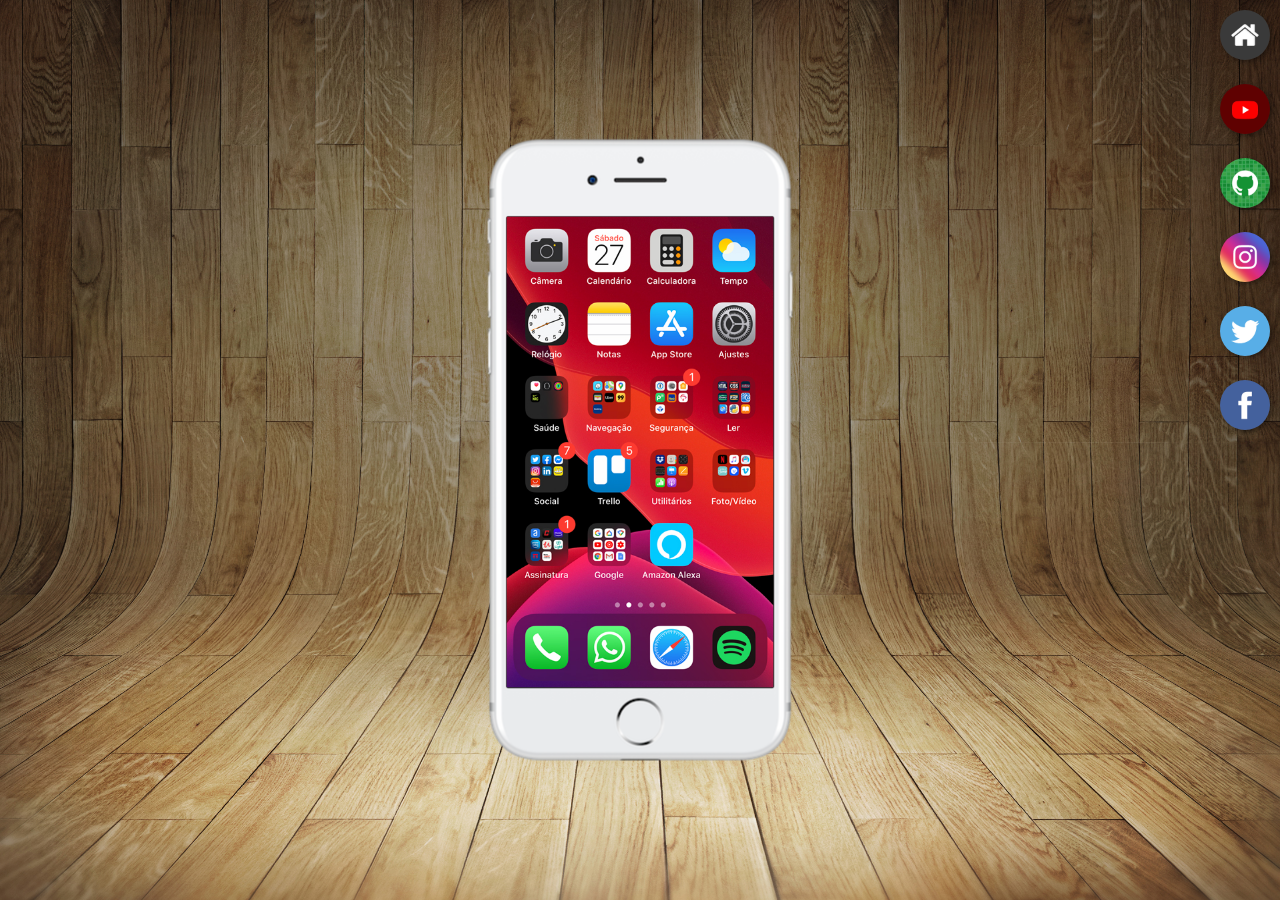
<file: index.html>
<!DOCTYPE html>
<html lang="pt-br">
<head>
    <meta charset="UTF-8">
    <meta http-equiv="X-UA-Compatible" content="IE=edge">
    <meta name="viewport" content="width=device-width, initial-scale=1.0">
    <link rel="shortcut icon" href="favicon.ico" type="image/x-icon">
    <link rel="stylesheet" href="style.css">
    <title>Projeto redes sociais</title>
</head>
<body>
    <main>
        <section id="telefone">
            <iframe src="home.html" name="tela" id="tela" frameborder="0">
                Seu navegador é compatível com isso.
            </iframe>
        </section>
        <section id="redes-sociais">
            <a href="home.html" target="tela"><img src="imagens/logo-home.jpg" alt="Home"></a><br>
            <a href="youtube.html" target="tela"><img src="imagens/logo-youtube.jpg" alt="YouTube"></a><br>
            <a href="github.html" target="tela"><img src="imagens/logo-github.jpg" alt="GitHub"></a><br>
            <a href="instagram.html" target="tela"><img src="imagens/logo-instagram.jpg" alt="Instagram"></a><br>
            <a href="twitter.html" target="tela"><img src="imagens/logo-twitter.jpg" alt="Twitter"></a><br>
            <a href="facebook.html" target="tela"><img src="imagens/logo-facebook.jpg" alt="Facebook"></a>
        </section>
    </main>
</body>
</html>
</file>
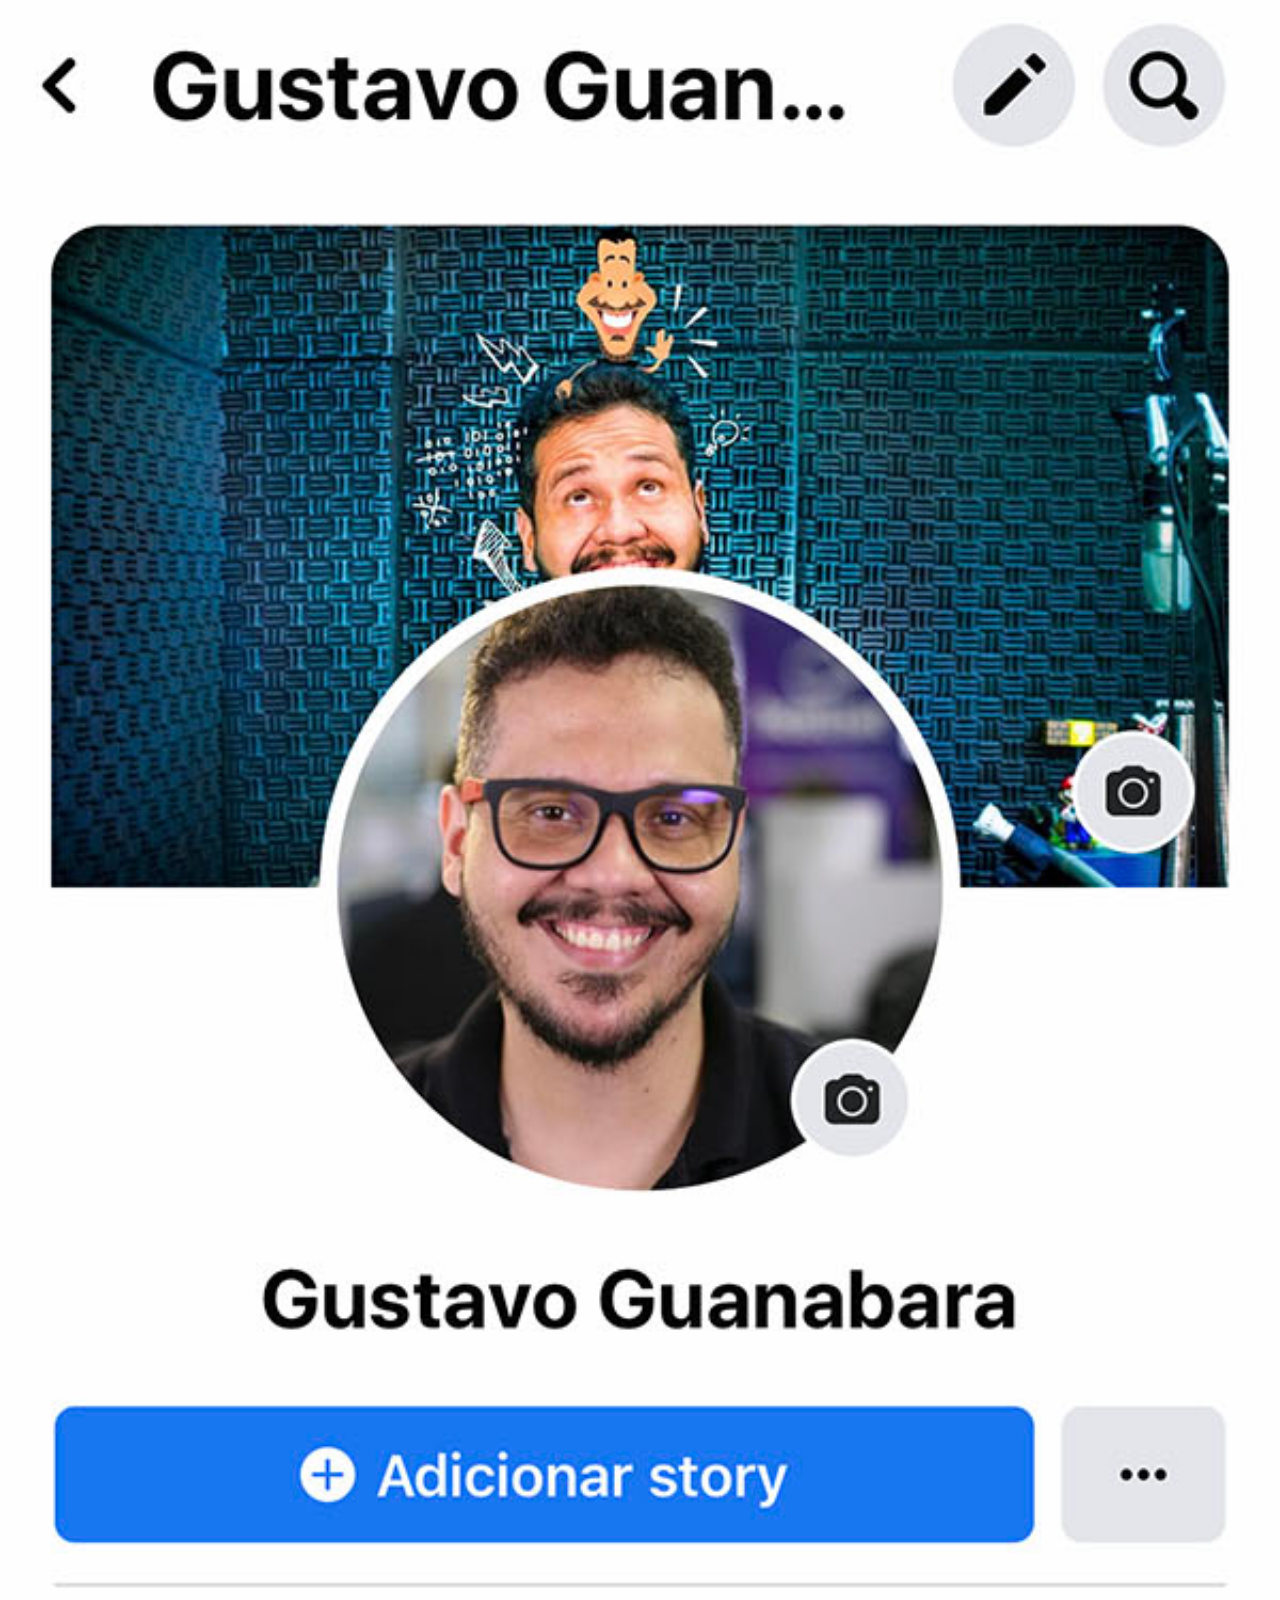
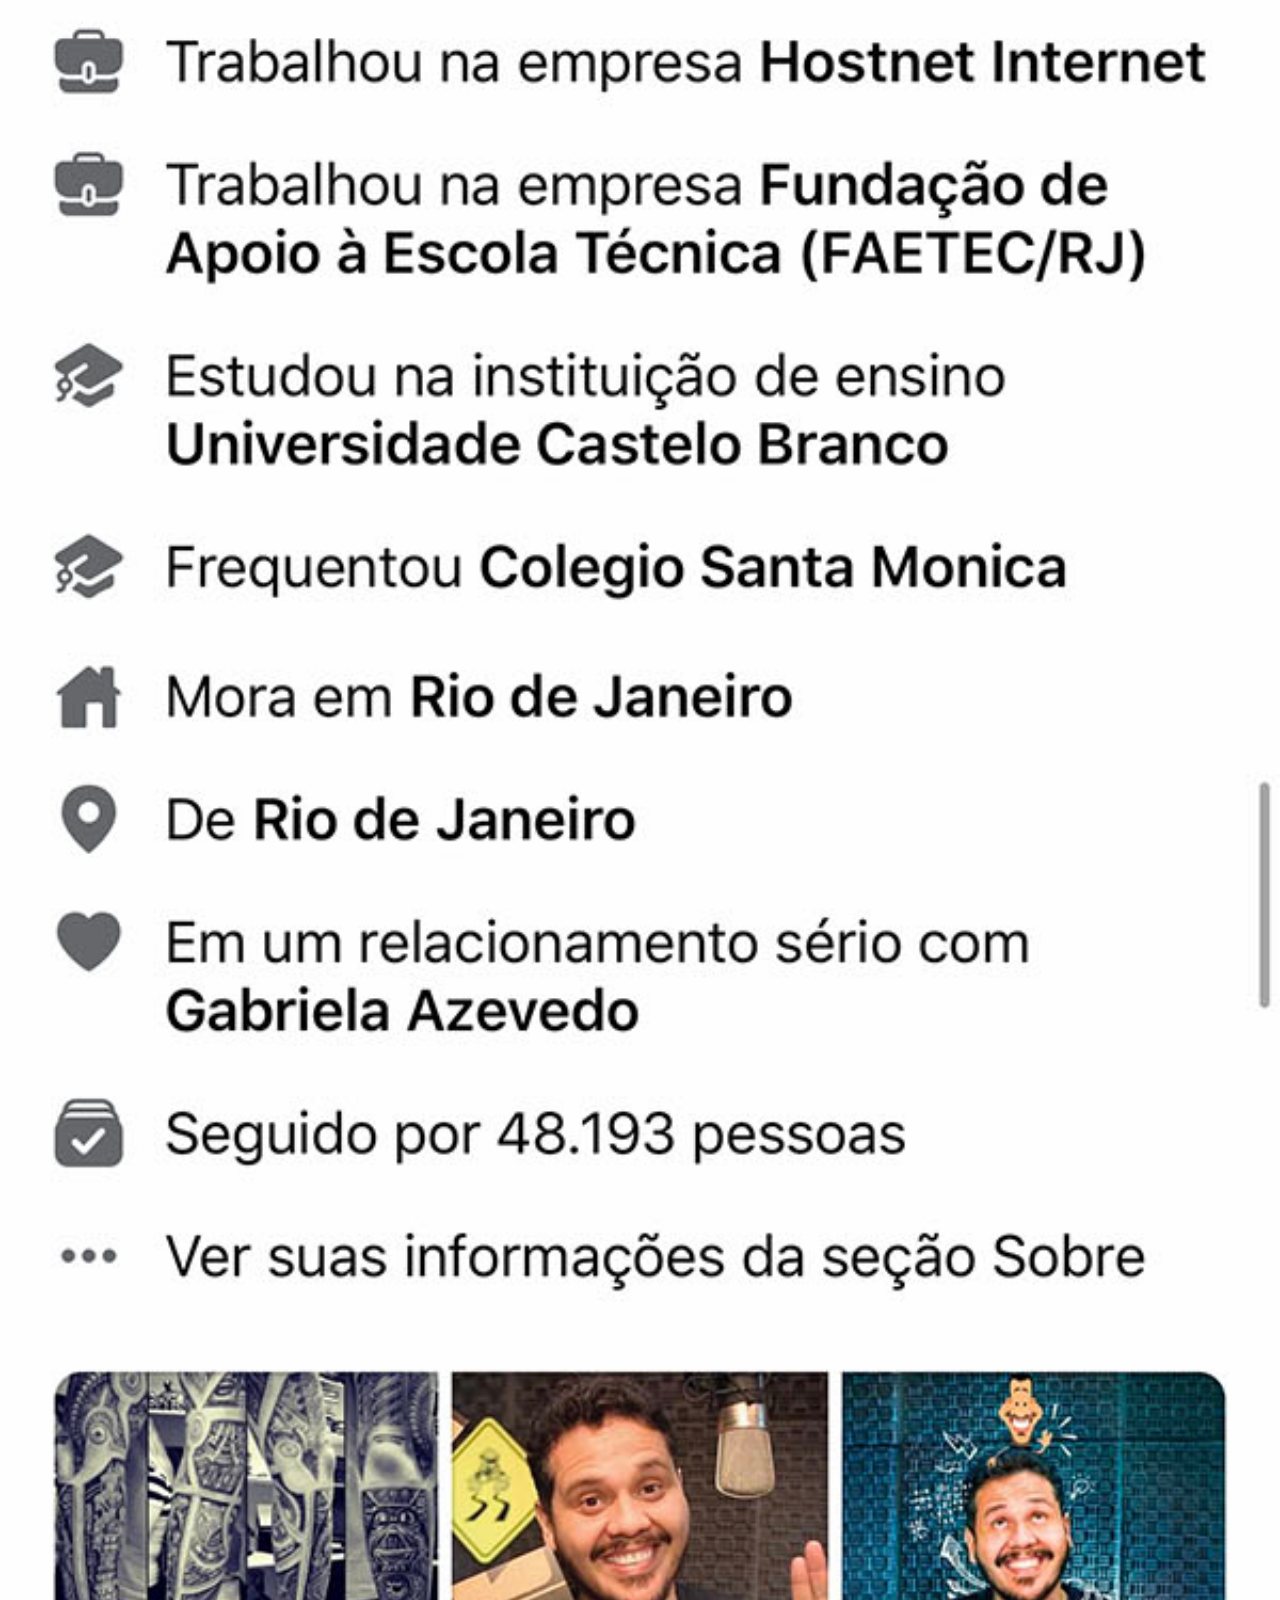
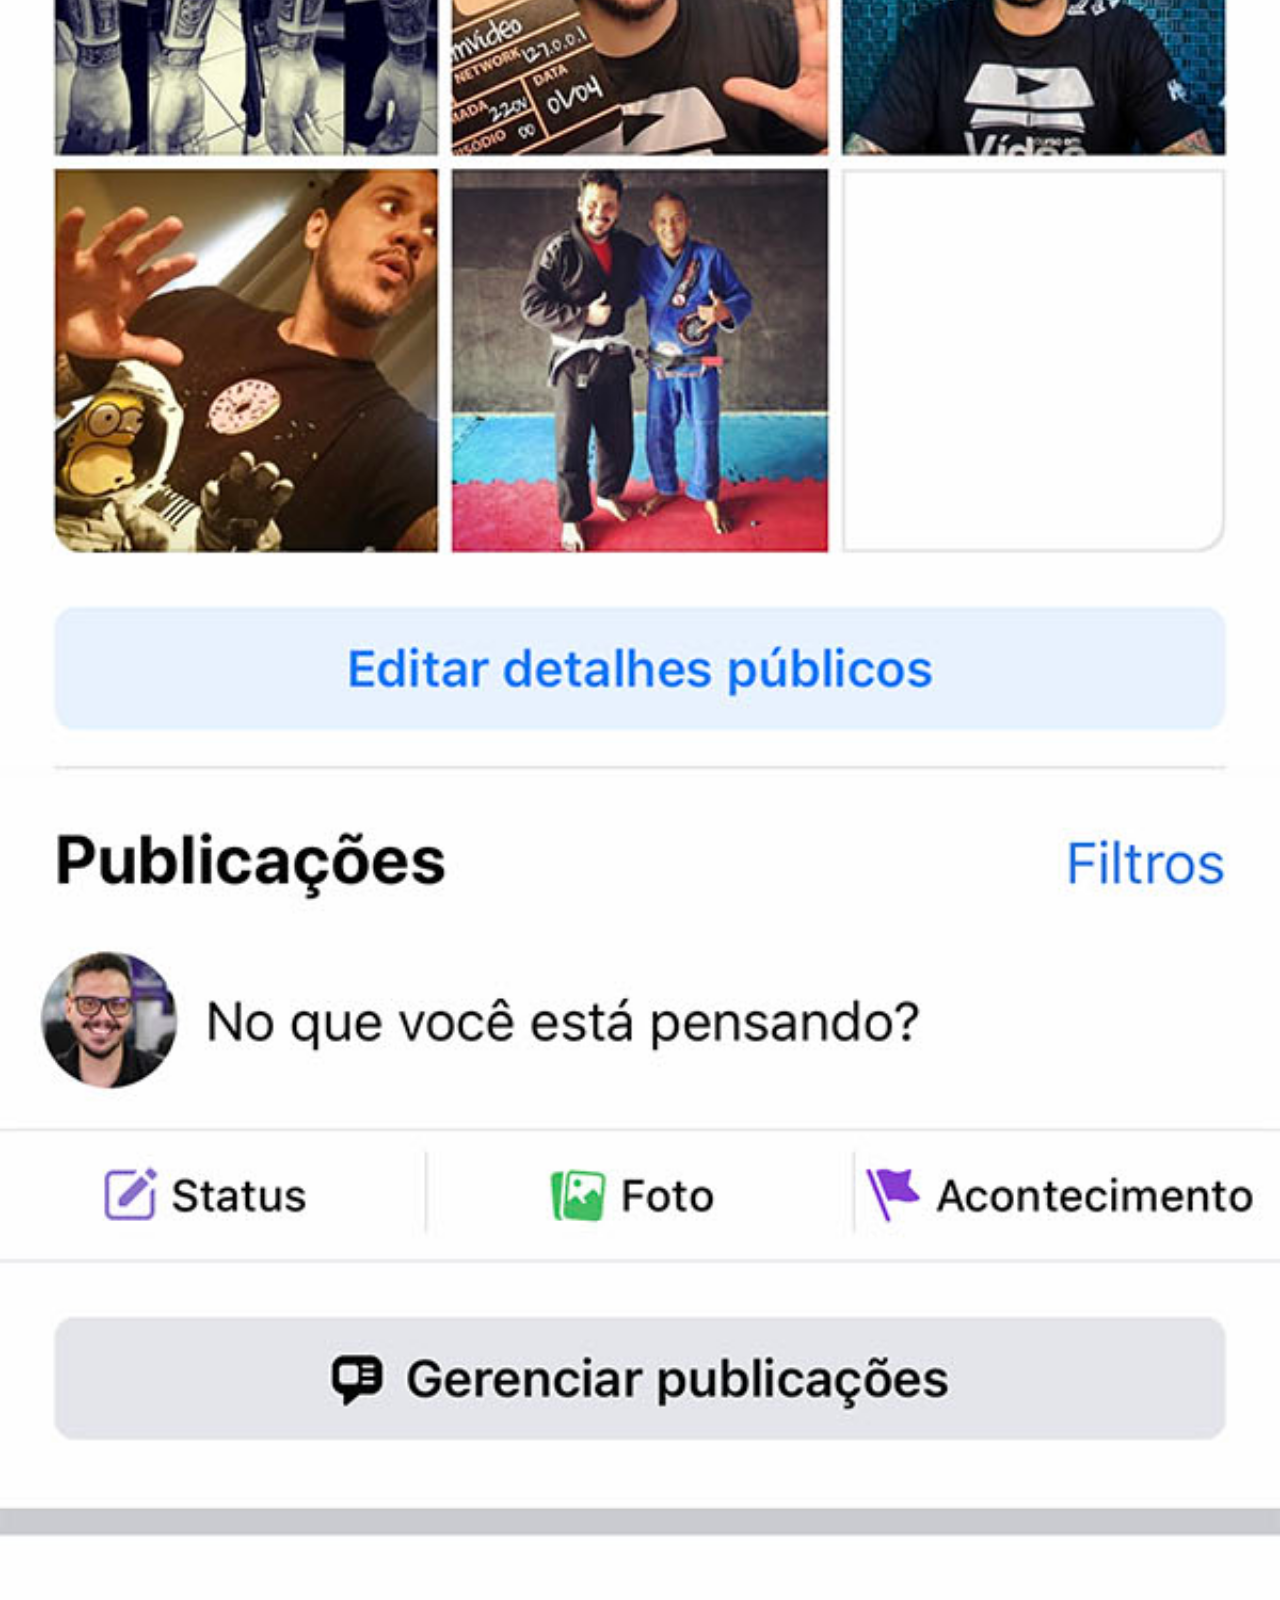
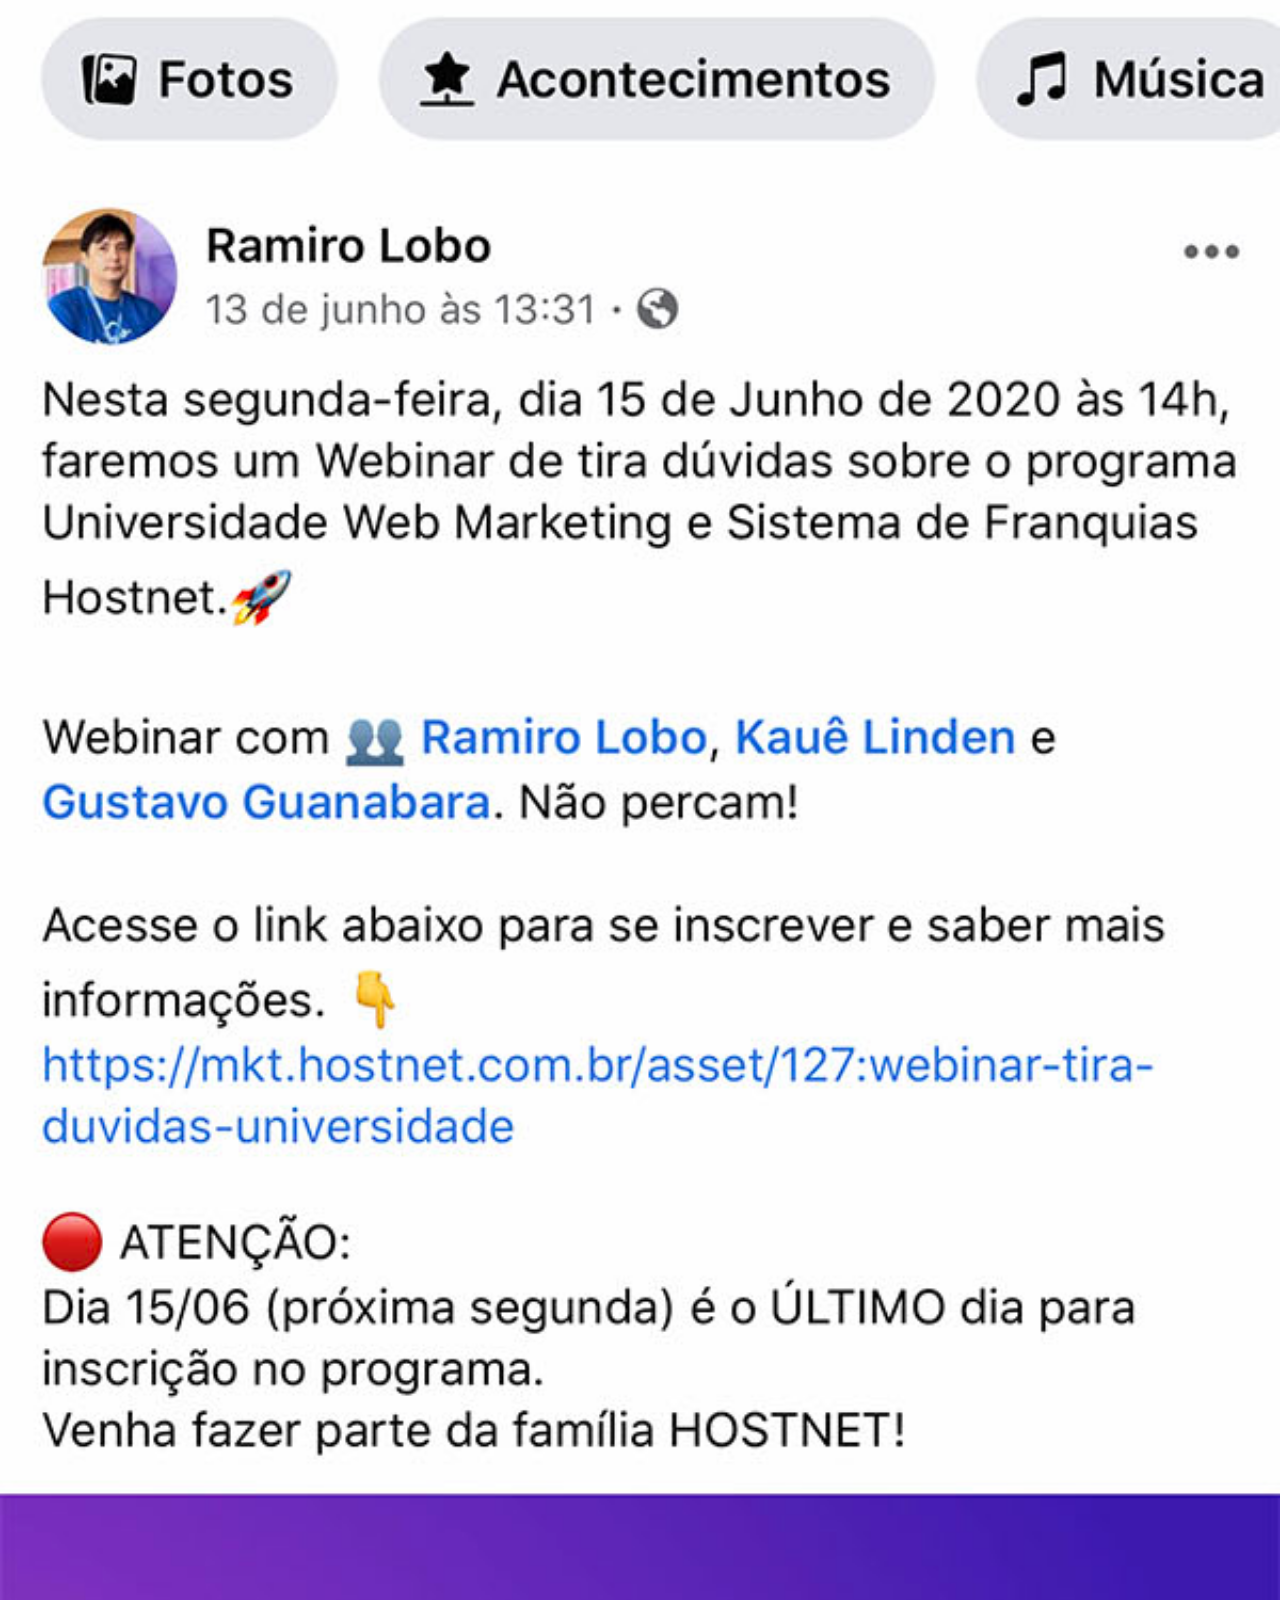
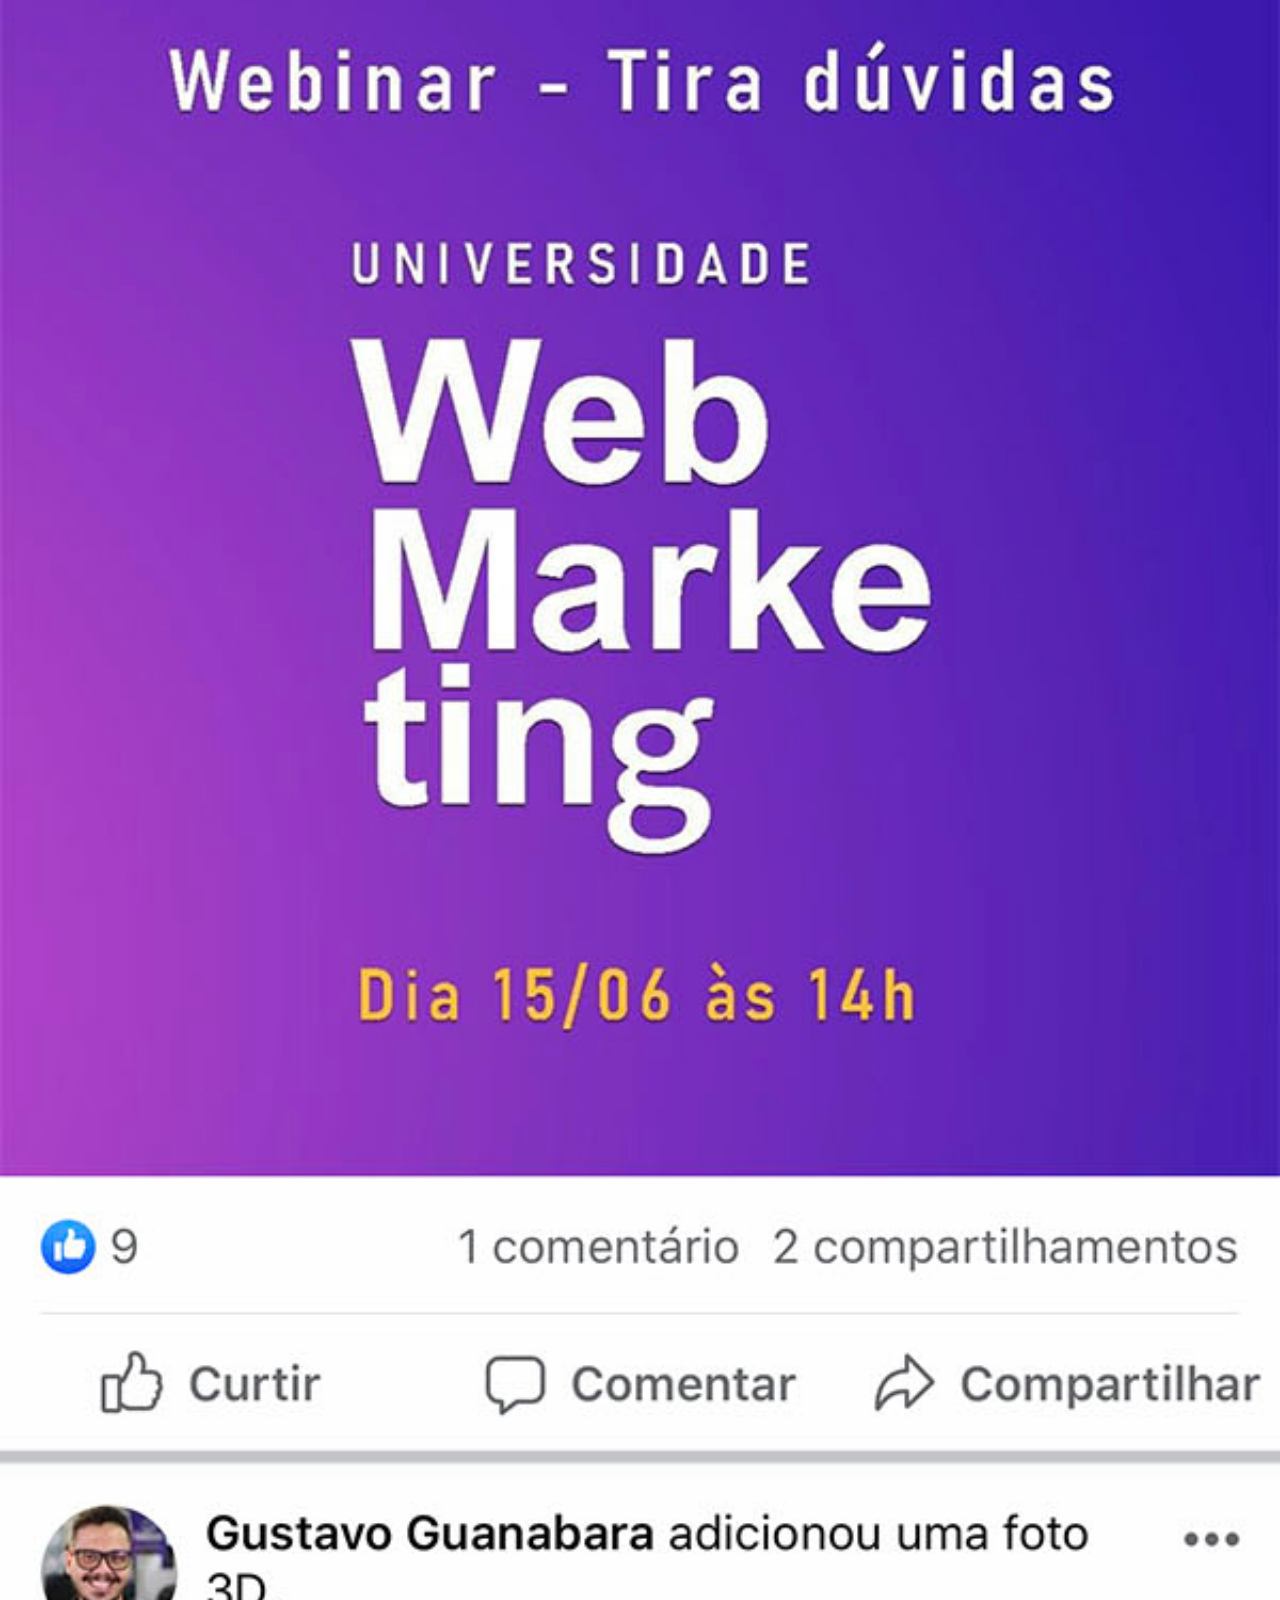
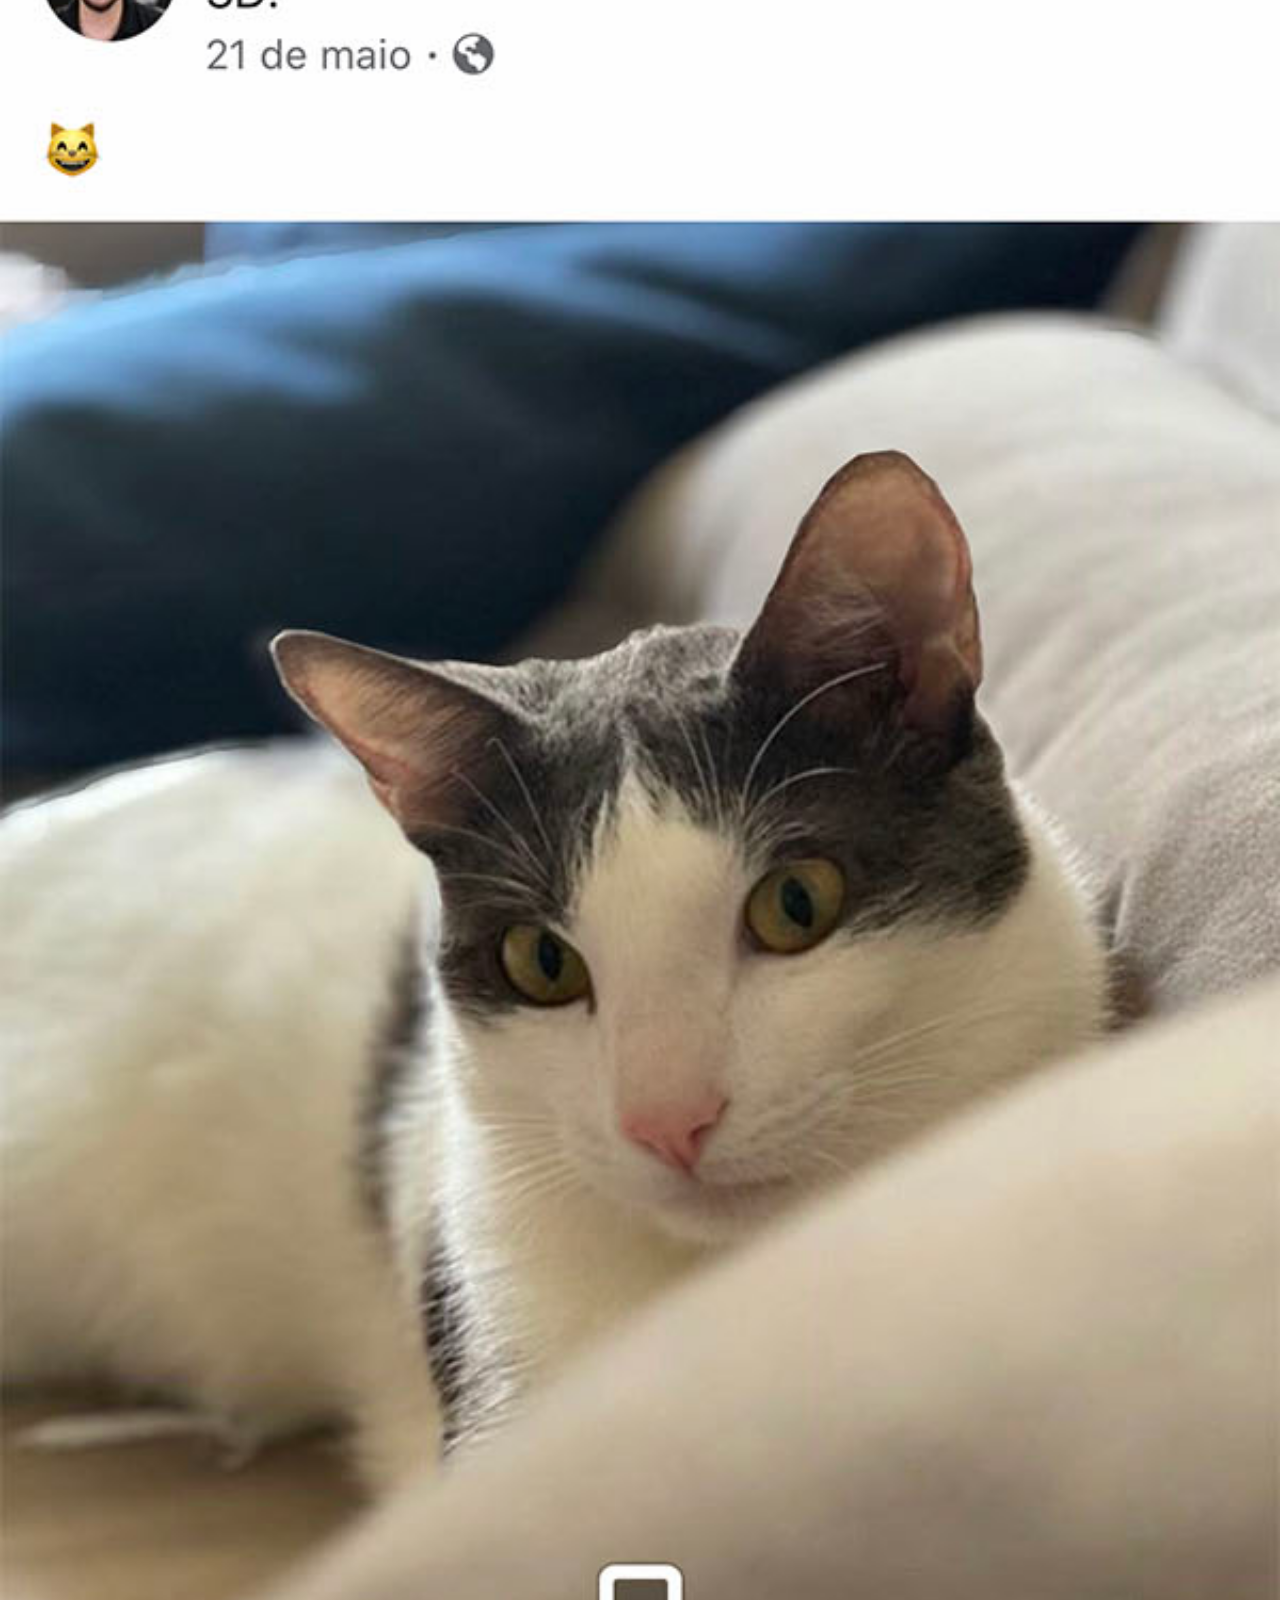
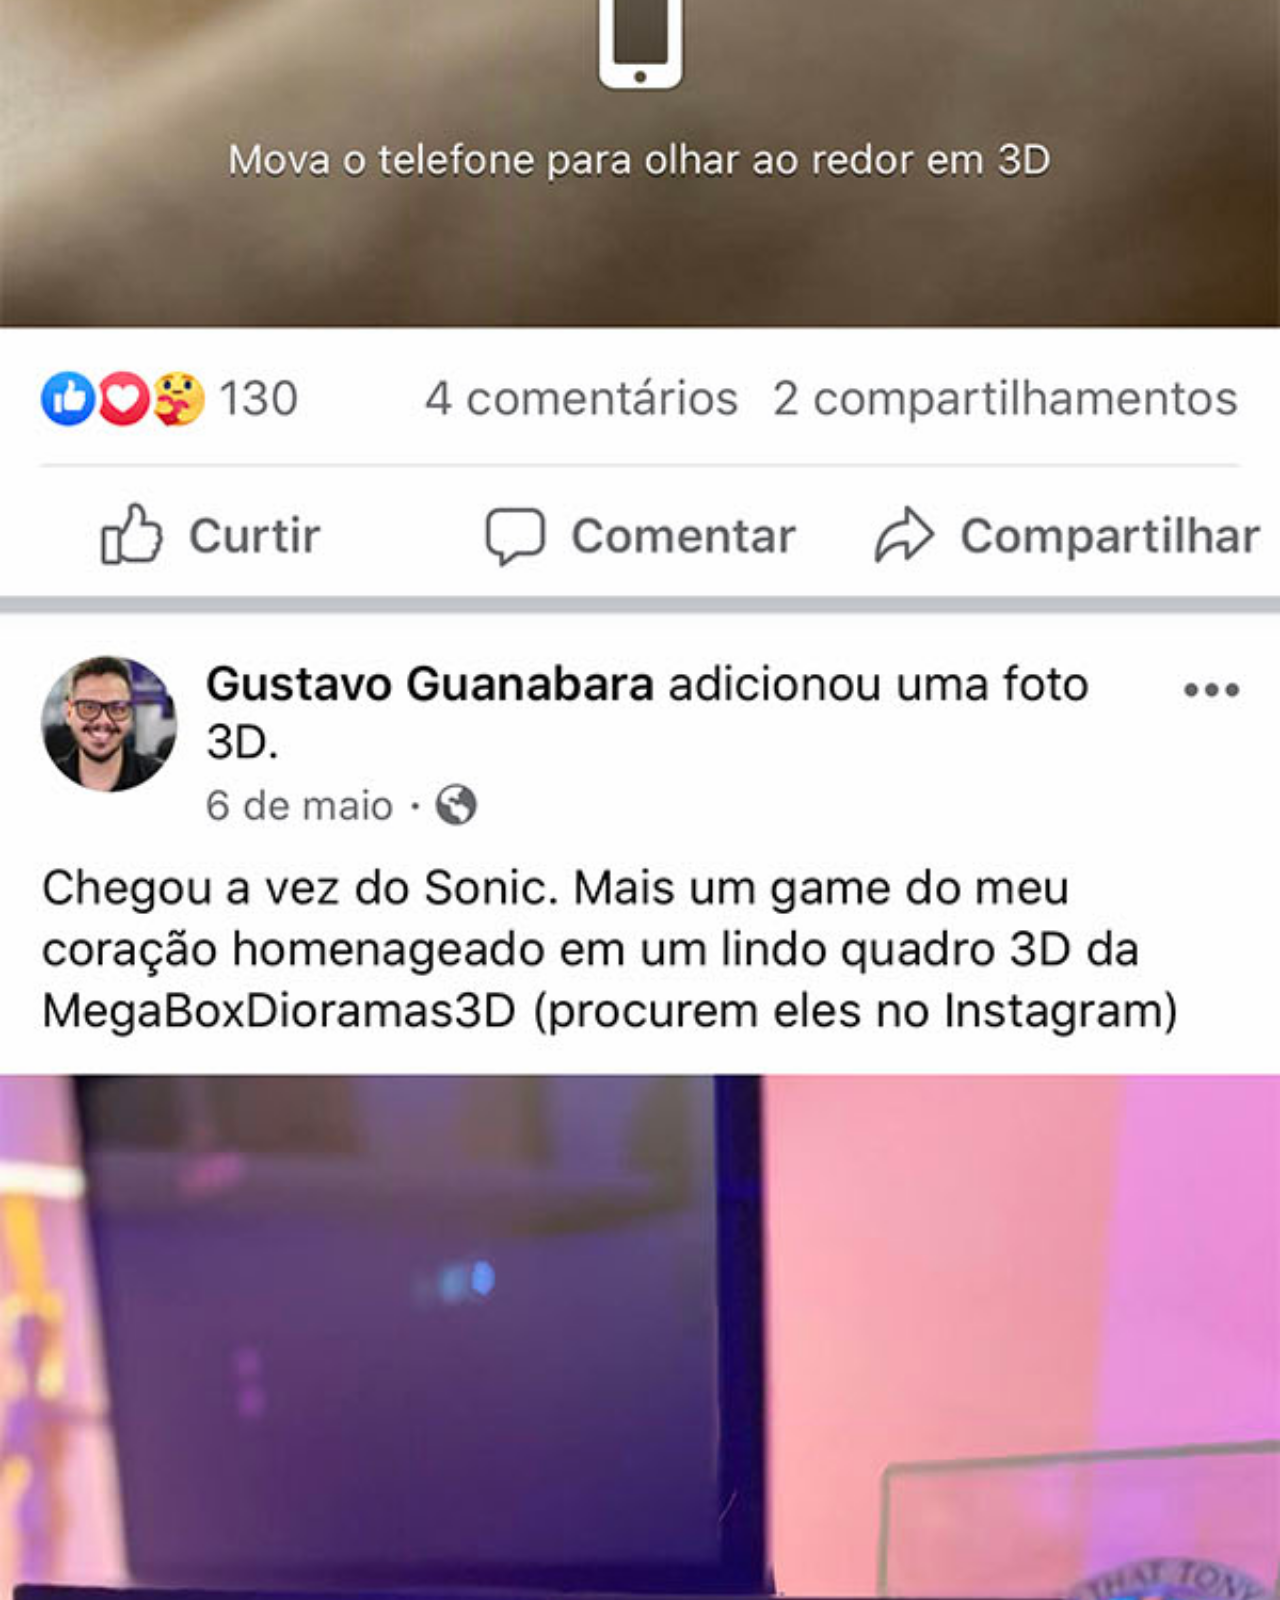
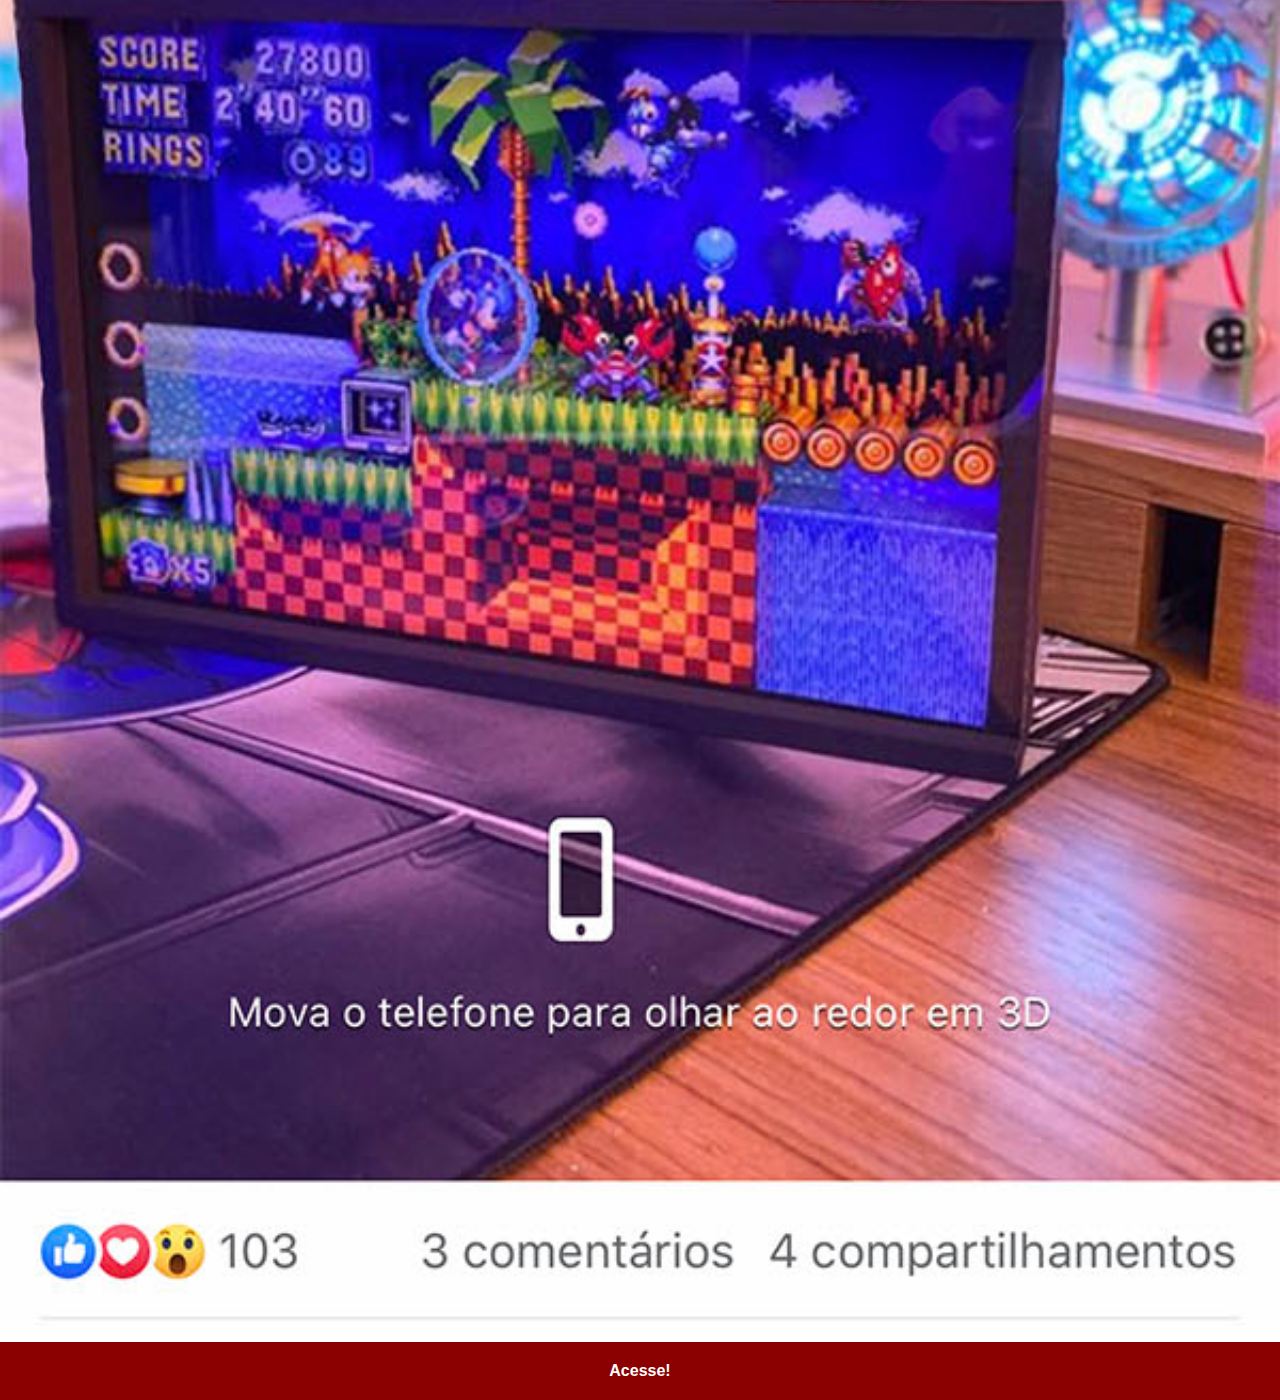
<file: facebook.html>
<!DOCTYPE html>
<html lang="pt-br">
<head>
    <meta charset="UTF-8">
    <meta http-equiv="X-UA-Compatible" content="IE=edge">
    <meta name="viewport" content="width=device-width, initial-scale=1.0">
    <link rel="stylesheet" href="social.css">
    <title>Facebook</title>
</head>

<body>
    <img src="imagens/tela-facebook.jpg" alt="Facebook">
    <a href="https://facebook.com/bruumonte" target="_blank">Acesse!</a>
</body>
</html>
</file>
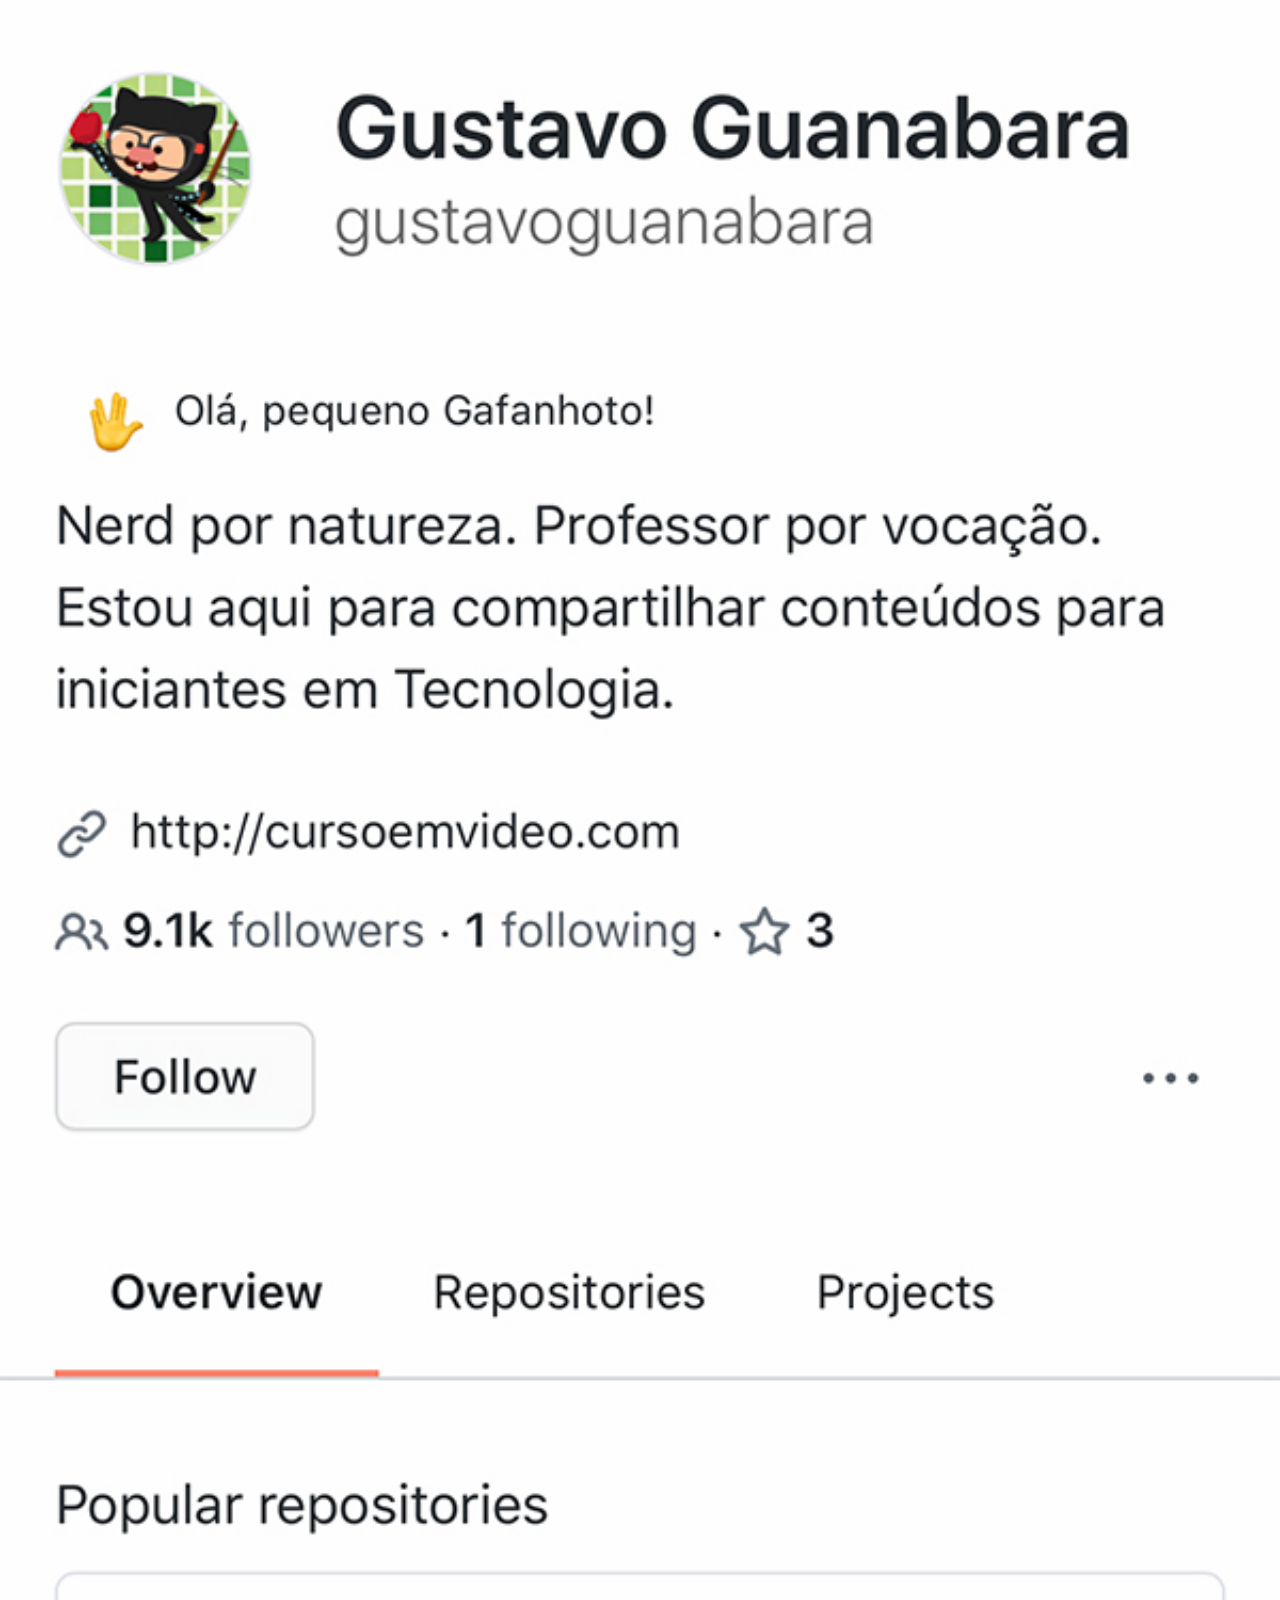
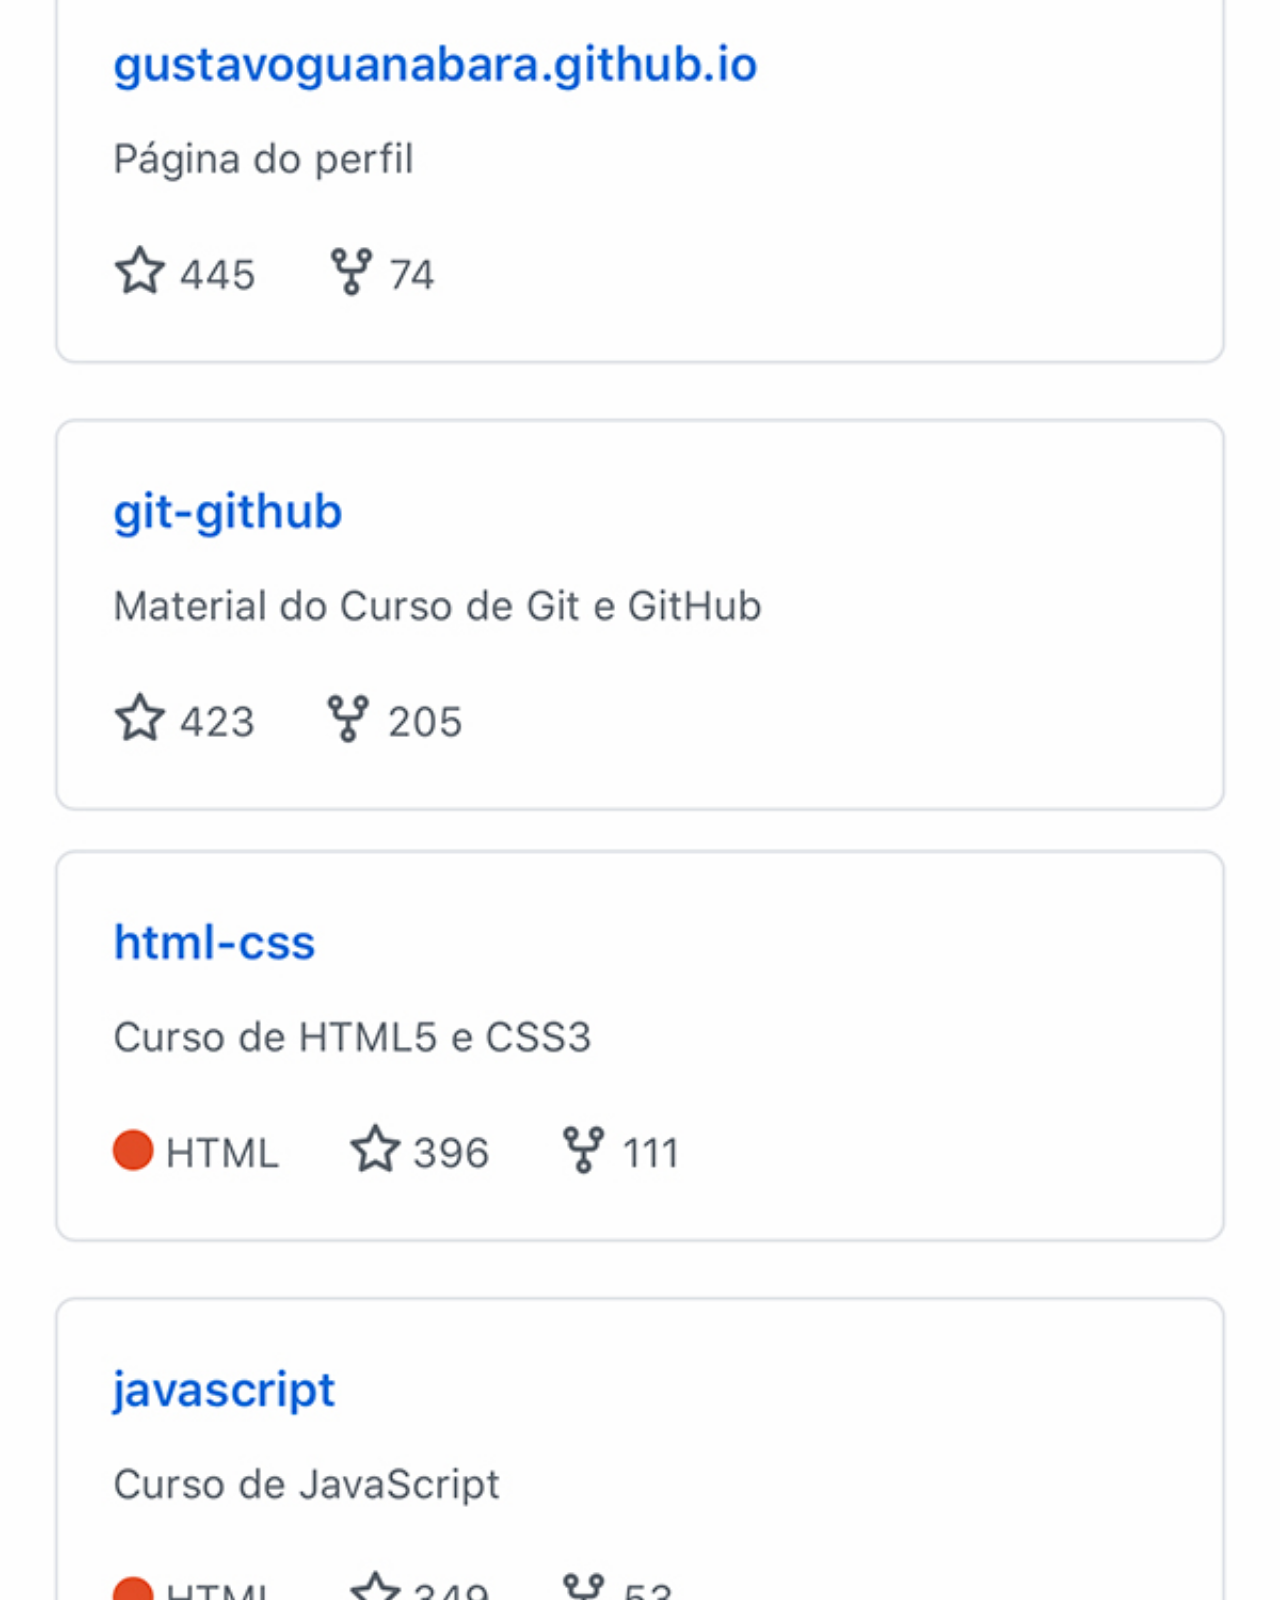
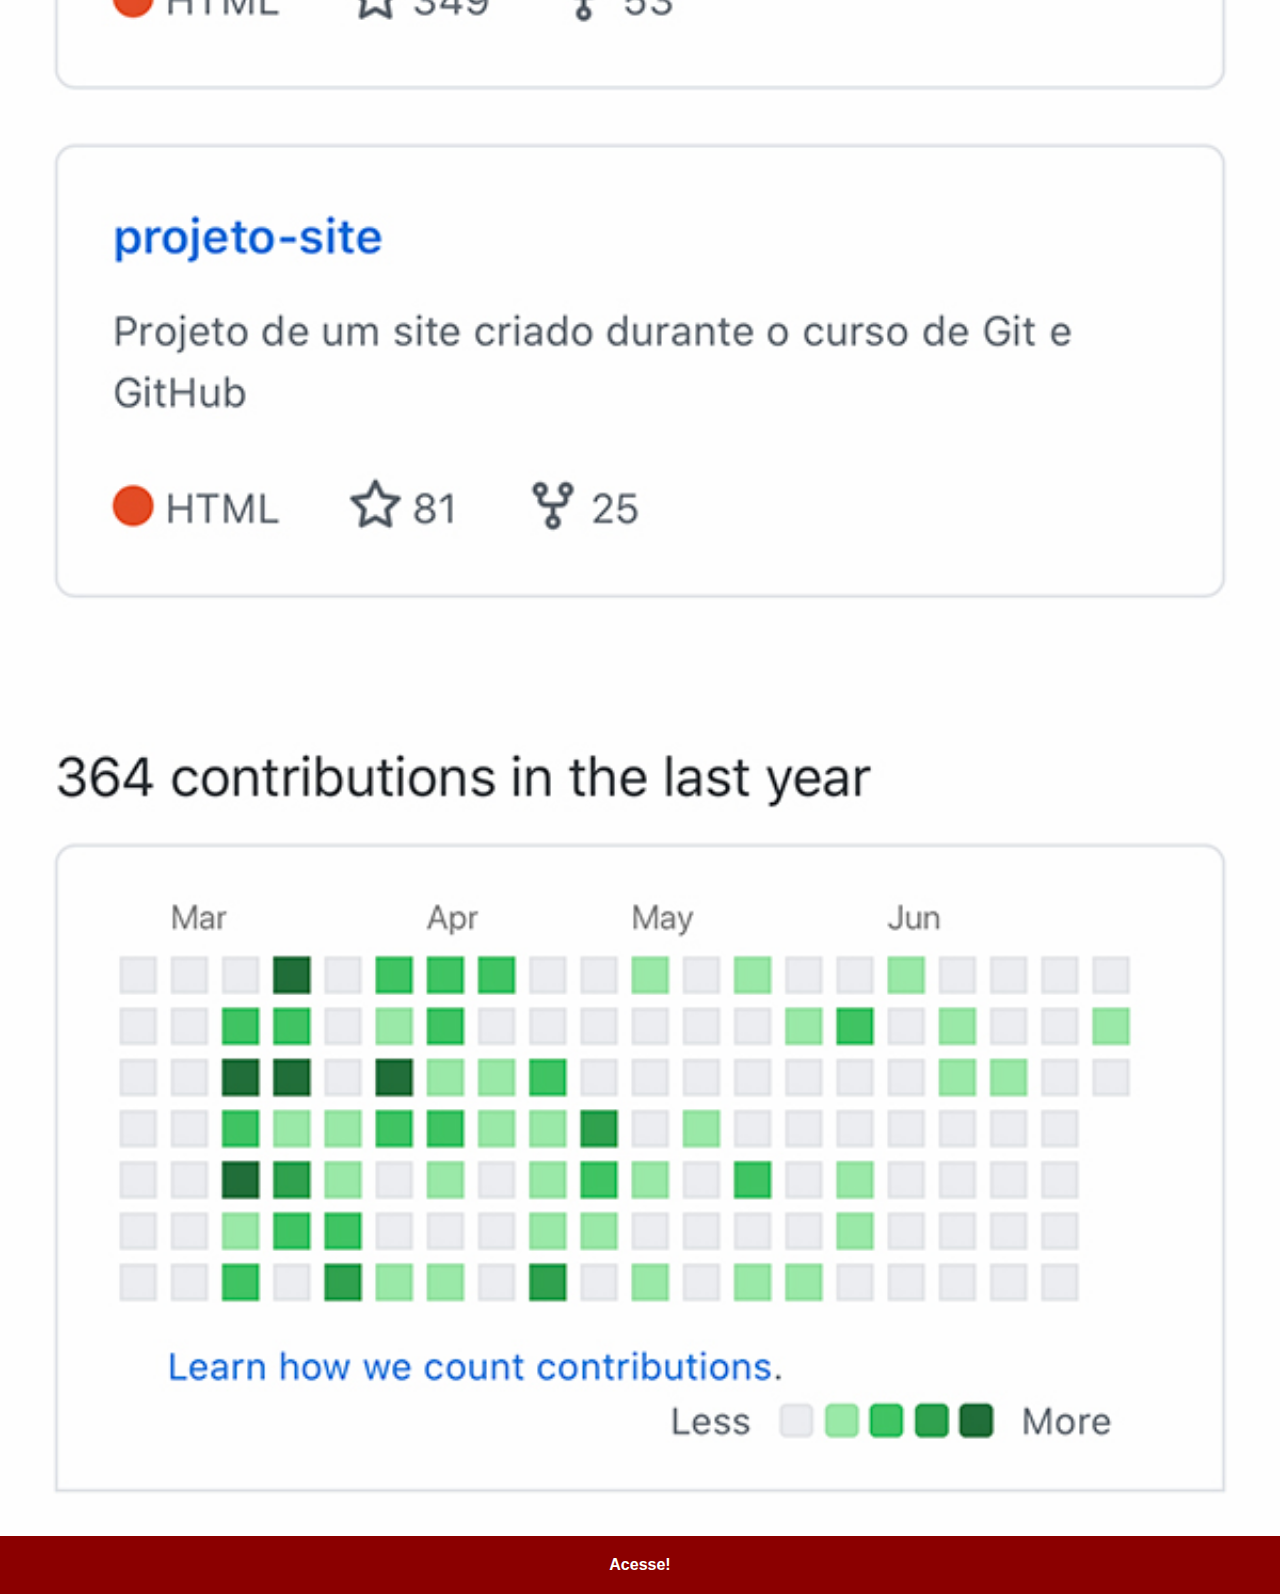
<file: github.html>
<!DOCTYPE html>
<html lang="pt-br">
<head>
    <meta charset="UTF-8">
    <meta http-equiv="X-UA-Compatible" content="IE=edge">
    <meta name="viewport" content="width=device-width, initial-scale=1.0">
    <link rel="stylesheet" href="social.css">
    <title>Github</title>
</head>

<body>
    <img src="imagens/tela-github.jpg" alt="GitHub">
    <a href="https://github.com/bruumonte" target="_blank">Acesse!</a>
</body>
</html>
</file>
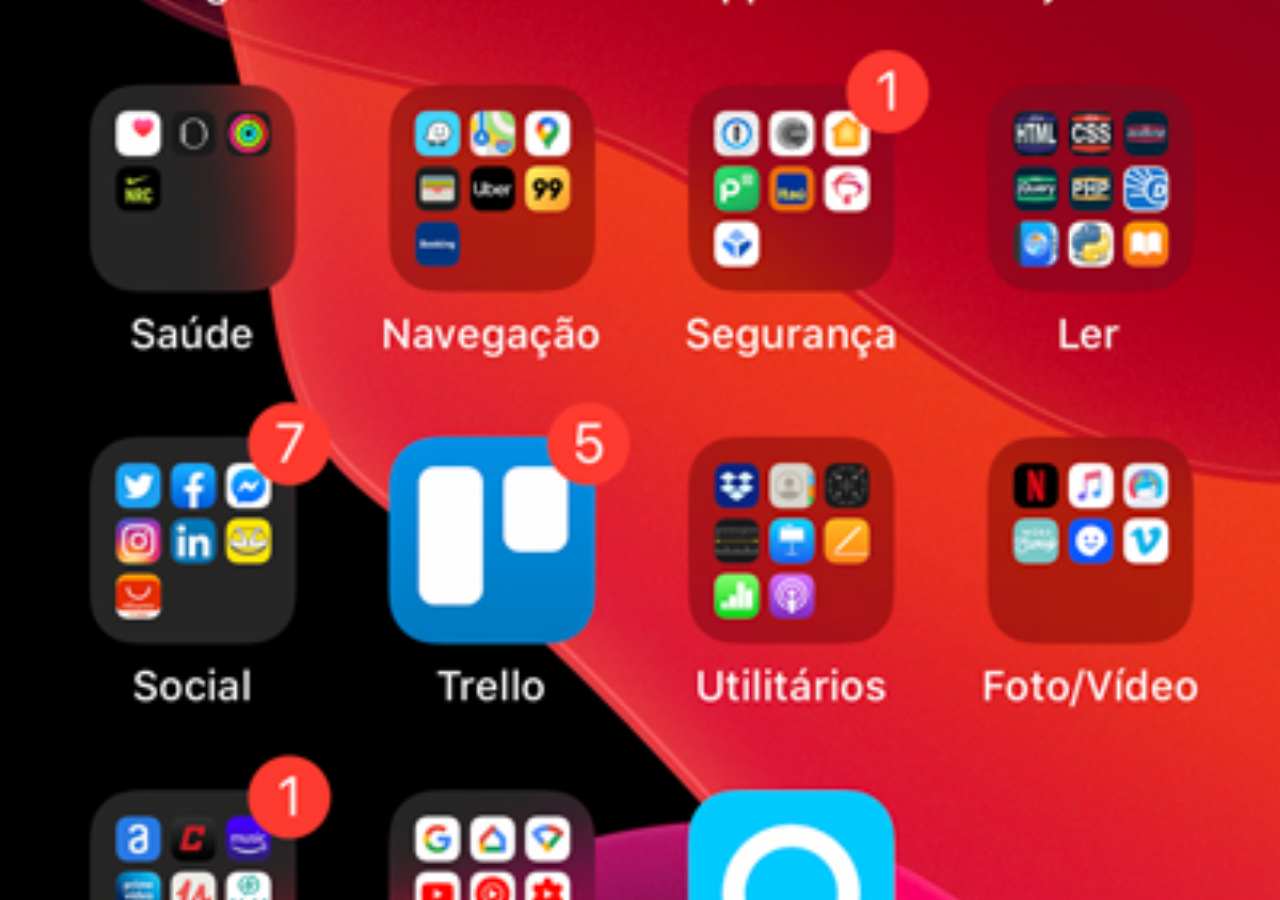
<file: home.html>
<!DOCTYPE html>
<html lang="pt-br">
<head>
    <meta charset="UTF-8">
    <meta http-equiv="X-UA-Compatible" content="IE=edge">
    <meta name="viewport" content="width=device-width, initial-scale=1.0">
    <title>Home</title>
</head>
<style>
    * {
        margin: 0px;
        padding: 0px;
    }

    body {
        width: 100vw;
        height: 100vh;
        background: black url('imagens/tela-home.jpg') no-repeat center;
        background-size: cover;
    }
</style>
<body>
    
</body>
</html>
</file>
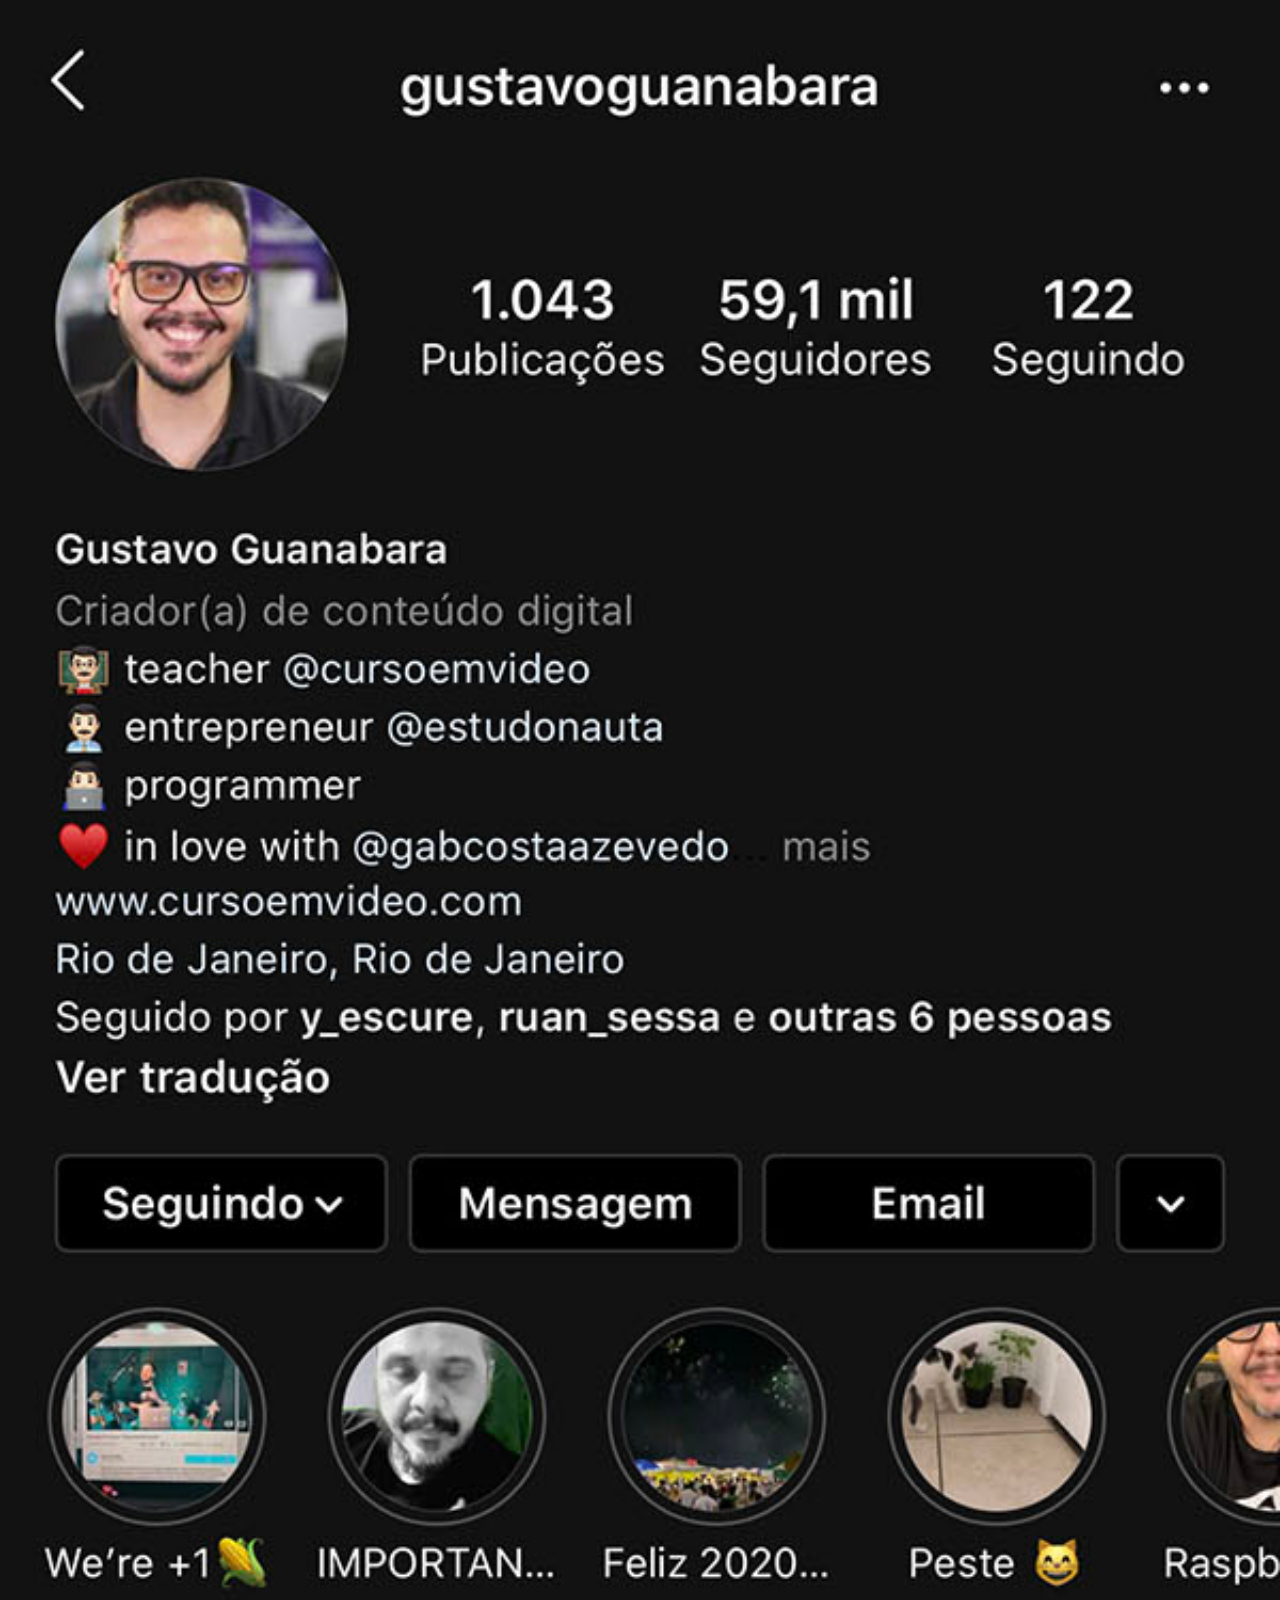
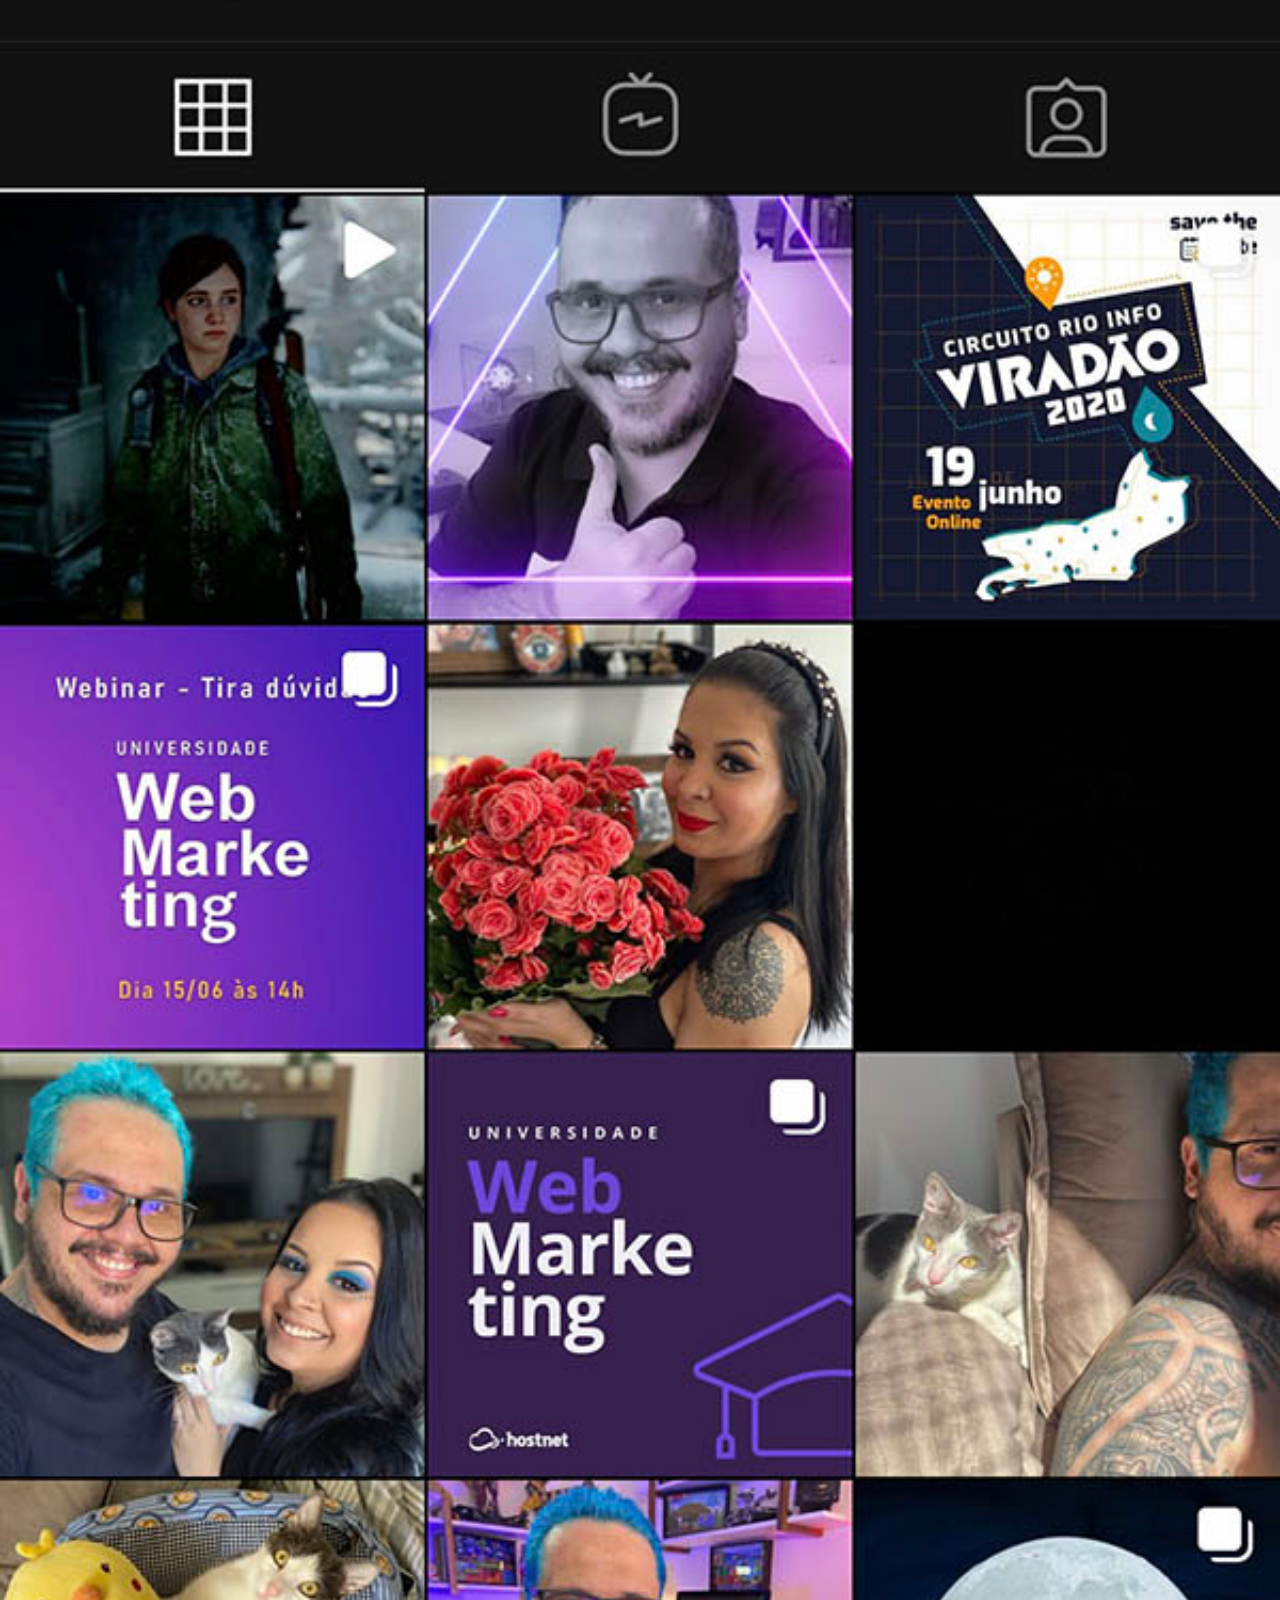
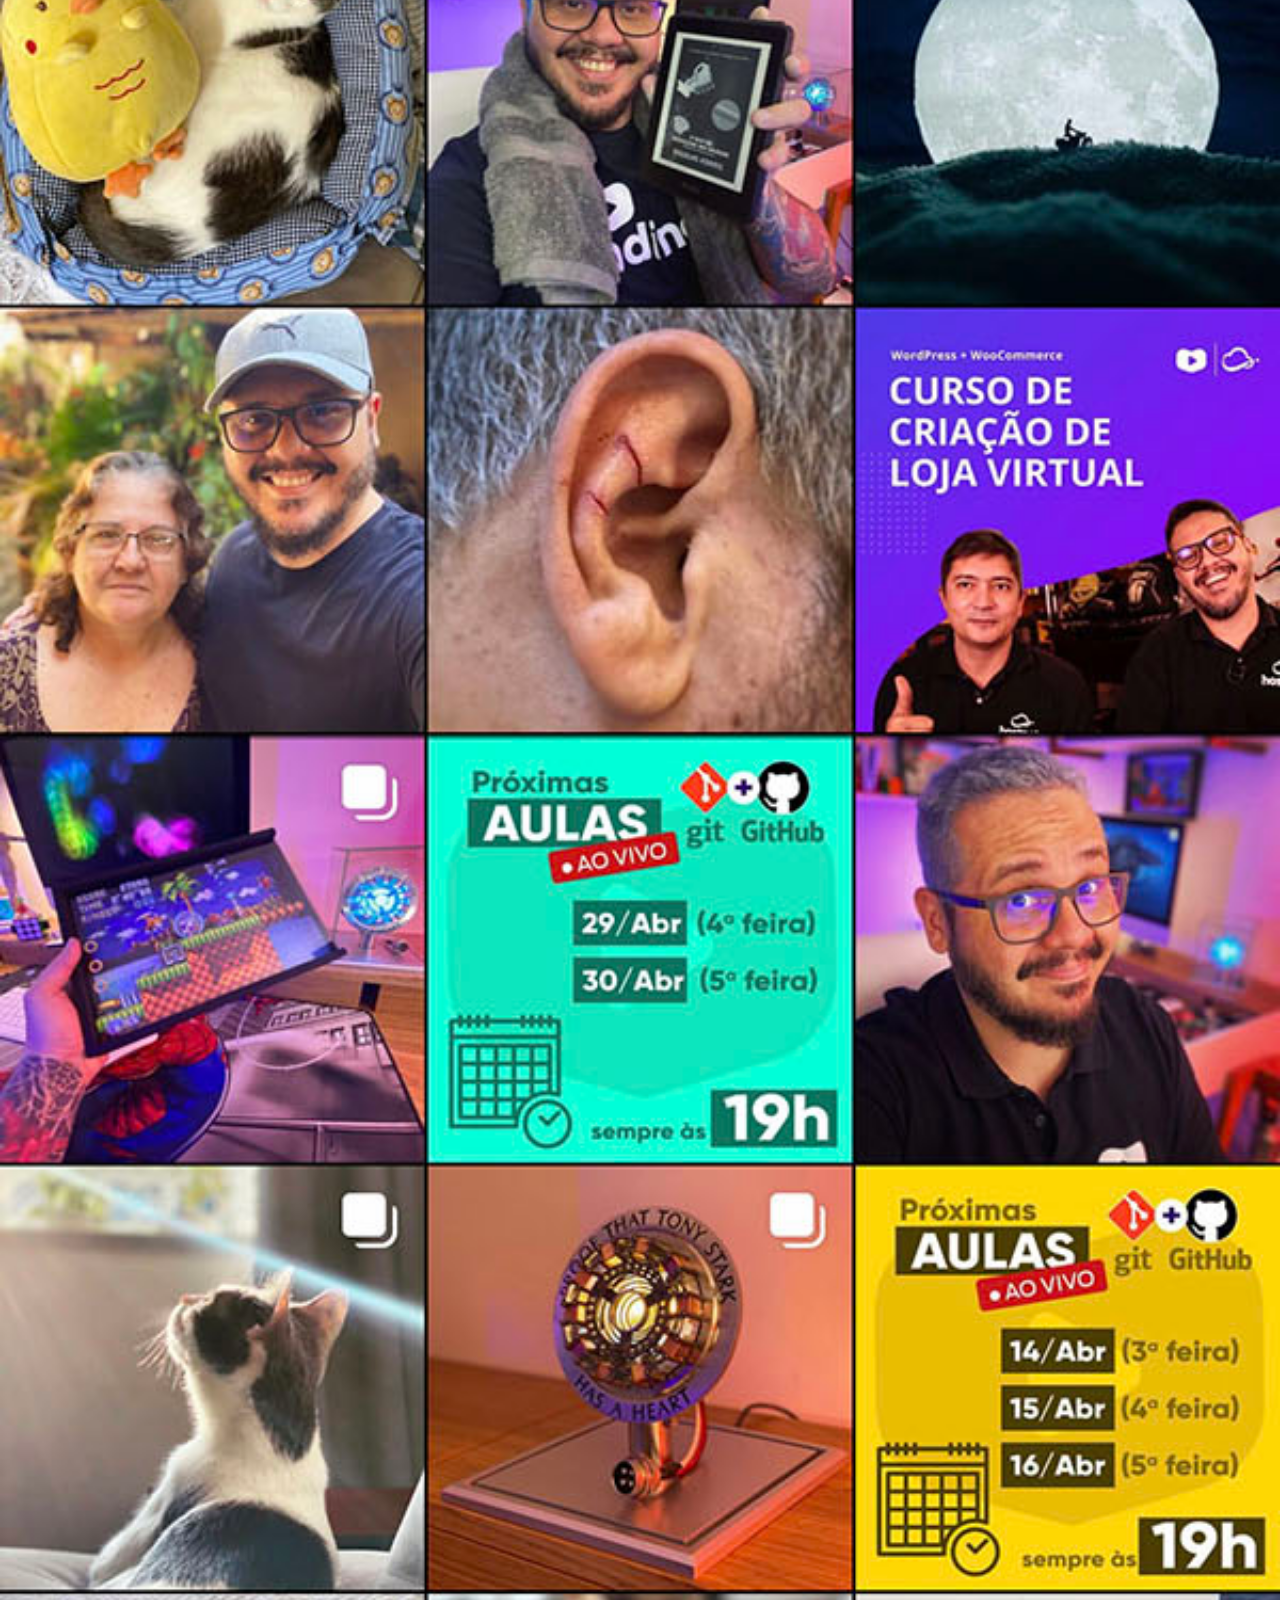
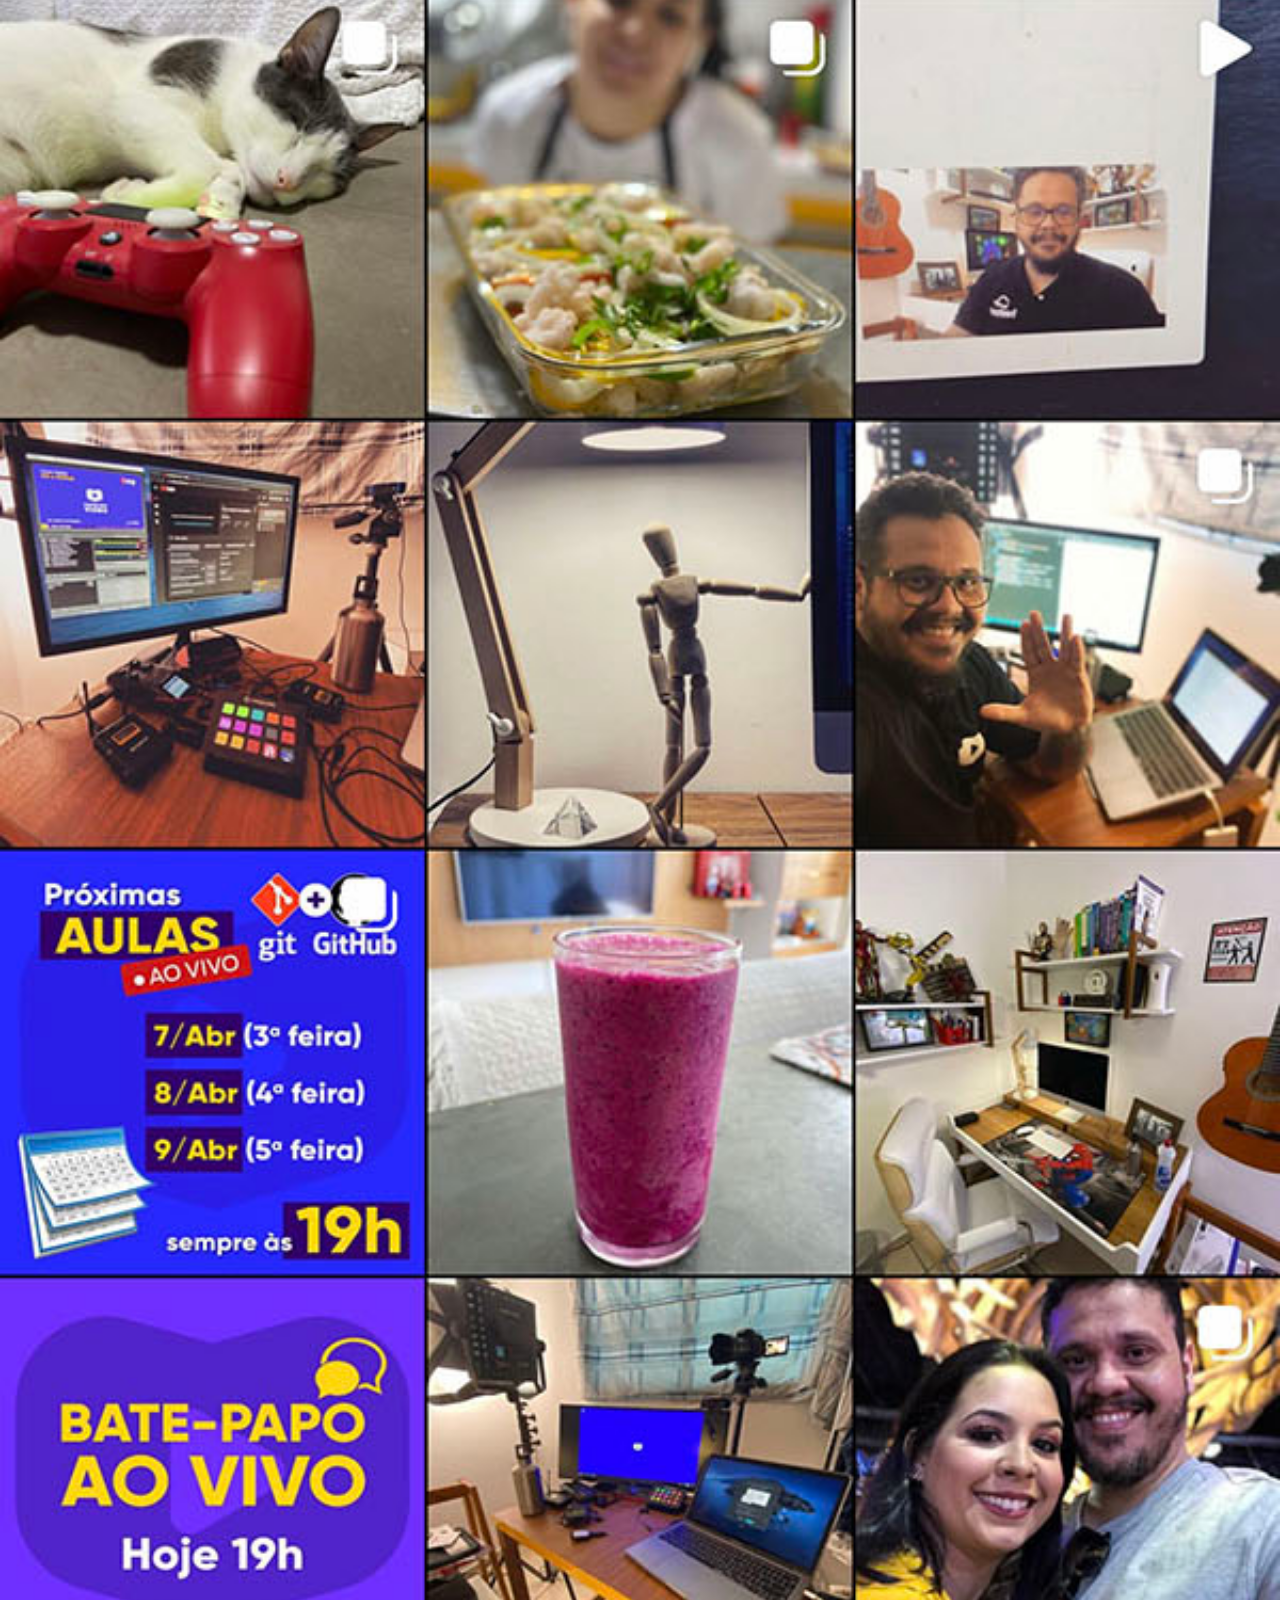
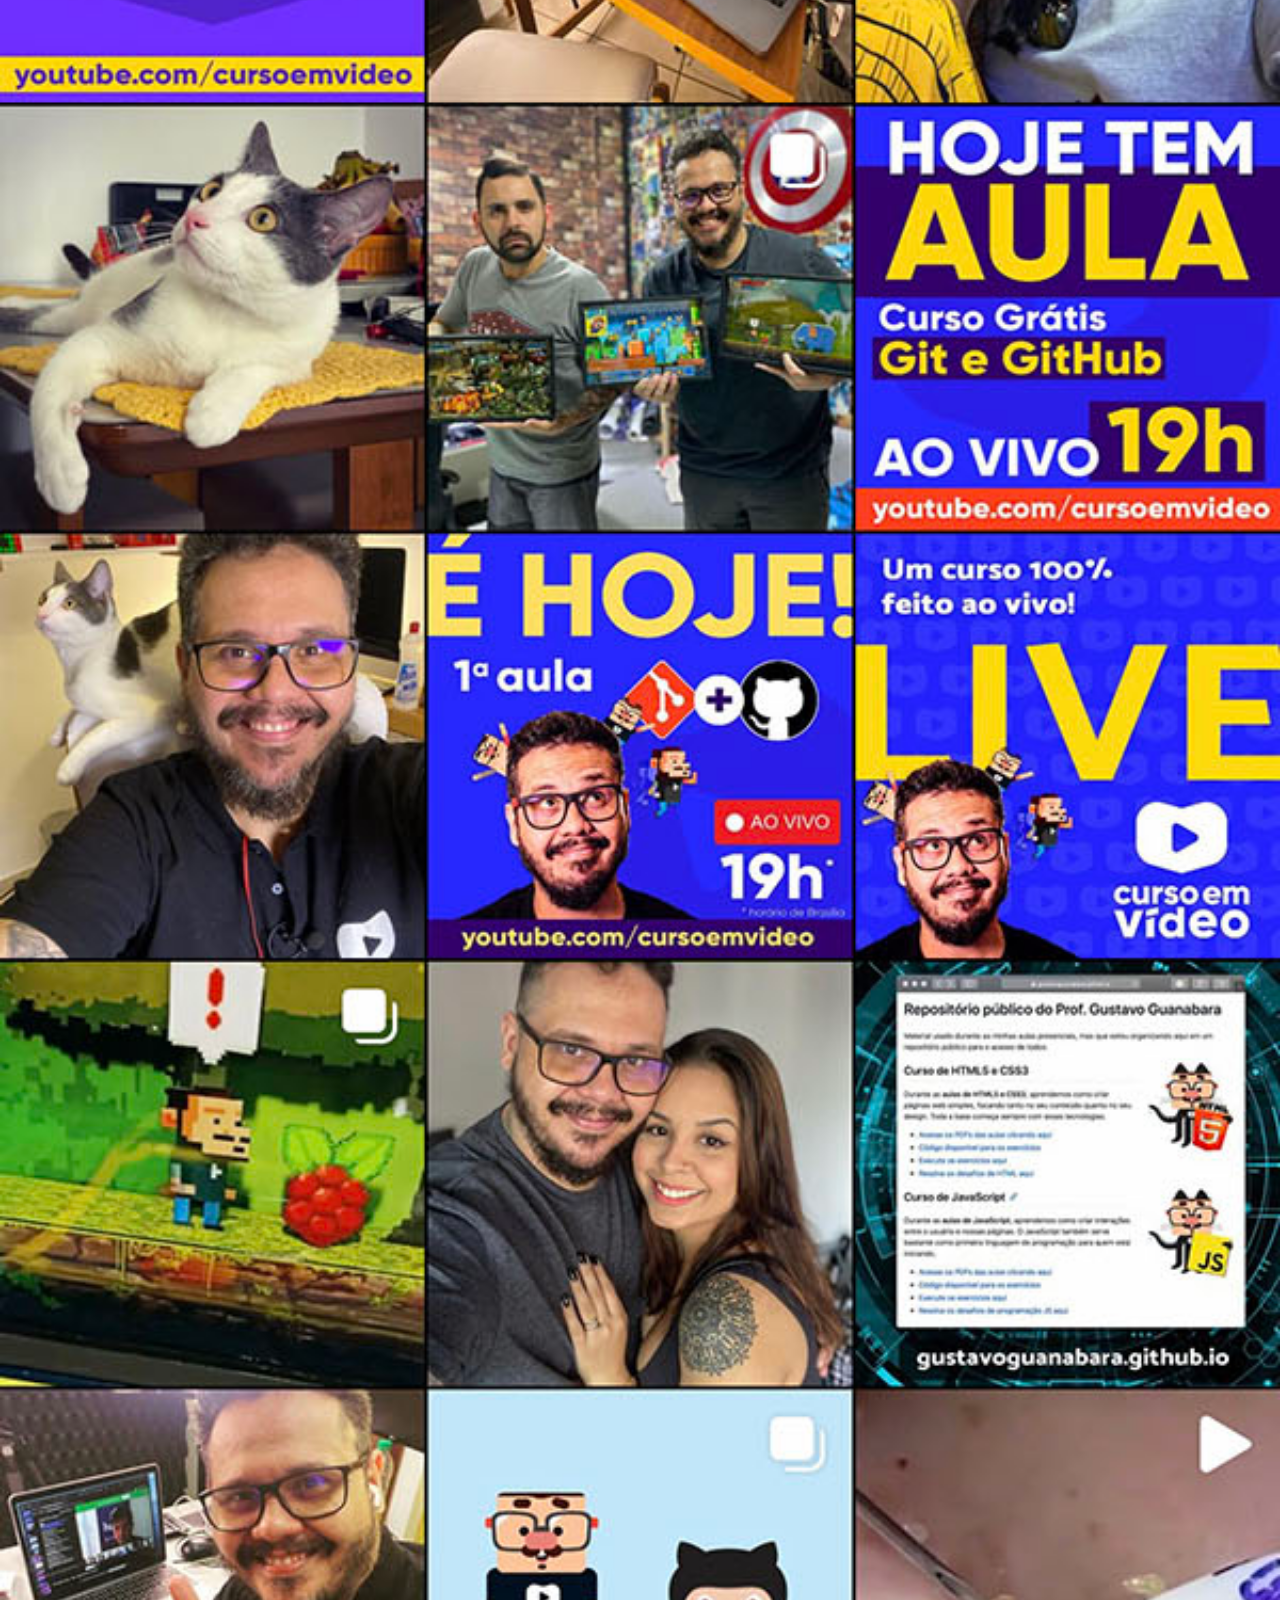
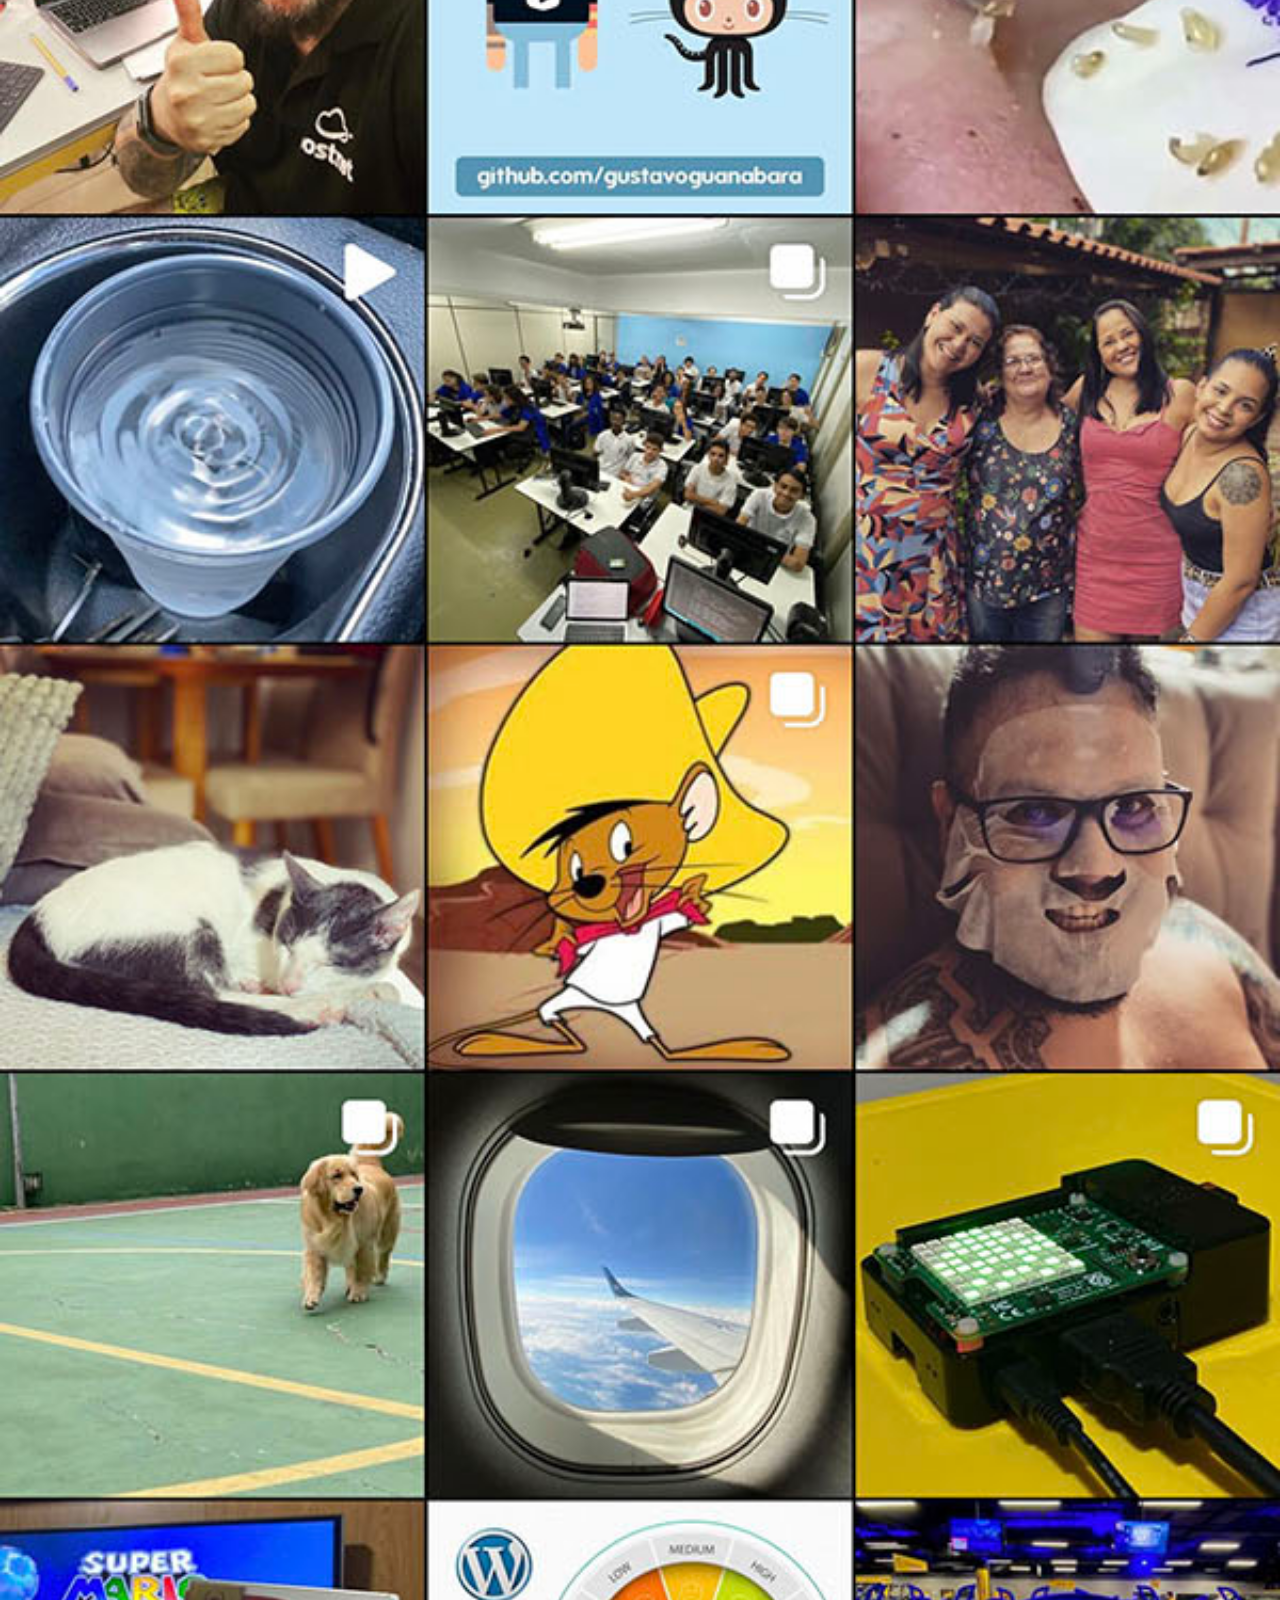
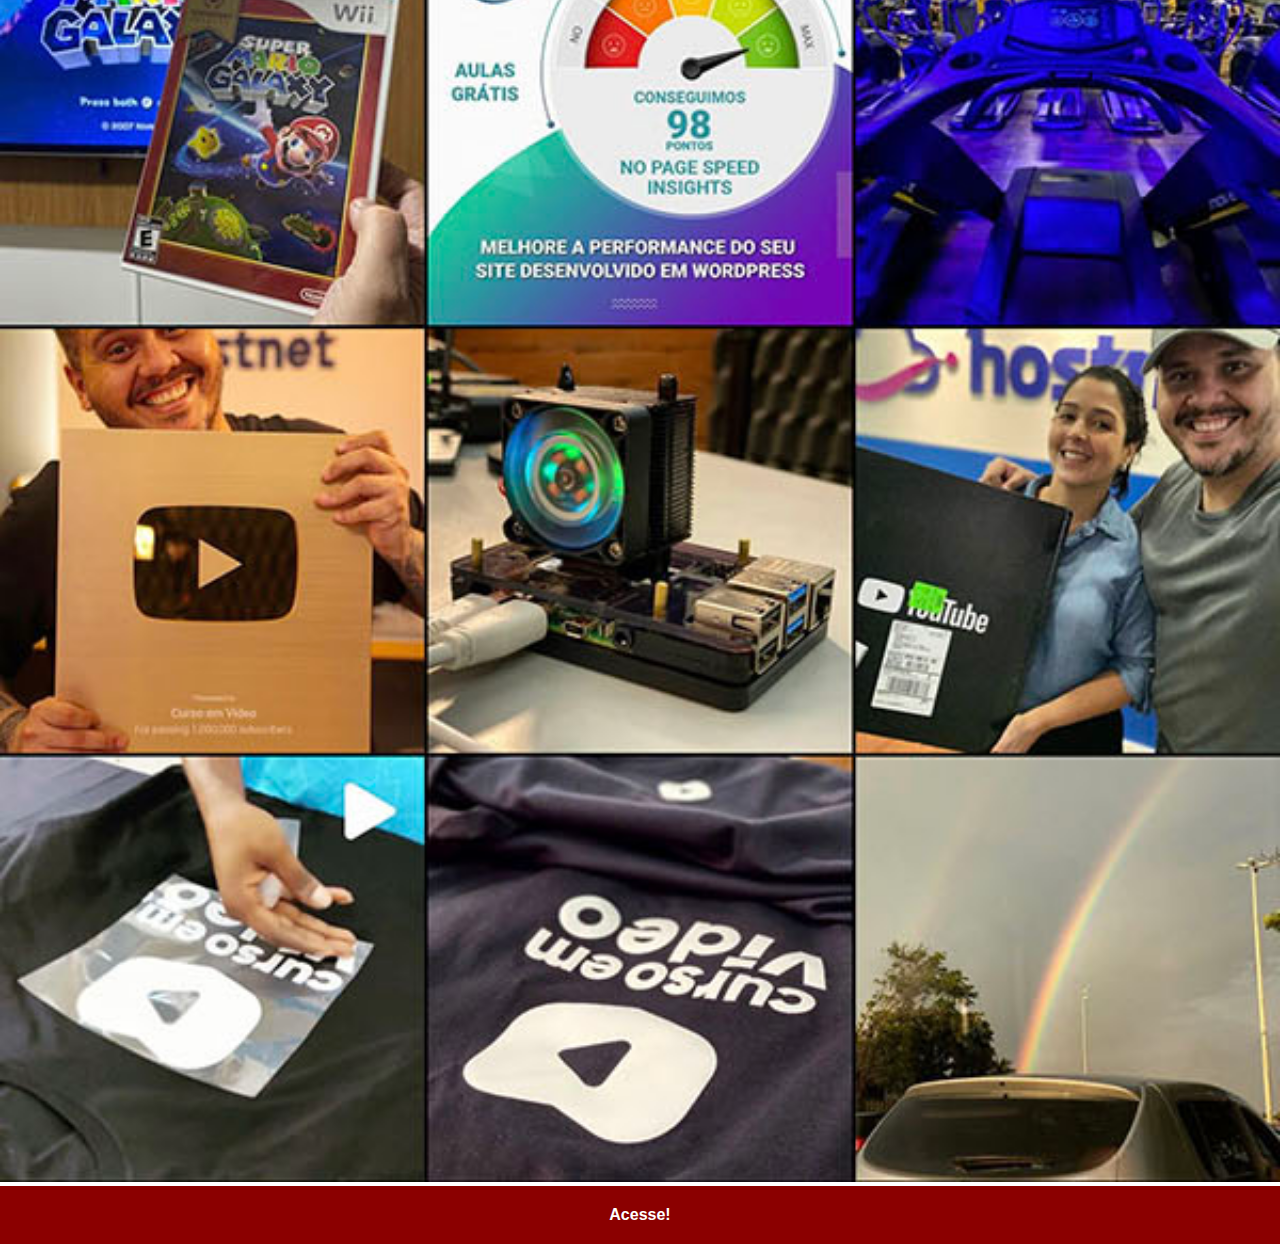
<file: instagram.html>
<!DOCTYPE html>
<html lang="pt-br">
<head>
    <meta charset="UTF-8">
    <meta http-equiv="X-UA-Compatible" content="IE=edge">
    <meta name="viewport" content="width=device-width, initial-scale=1.0">
    <link rel="stylesheet" href="social.css">
    <title>Instagram</title>
</head>

<body>
    <img src="imagens/tela-instagram.jpg" alt="Instagram">
    <a href="https://instagram.com/bybrumonteiro" target="_blank">Acesse!</a>
</body>
</html>
</file>
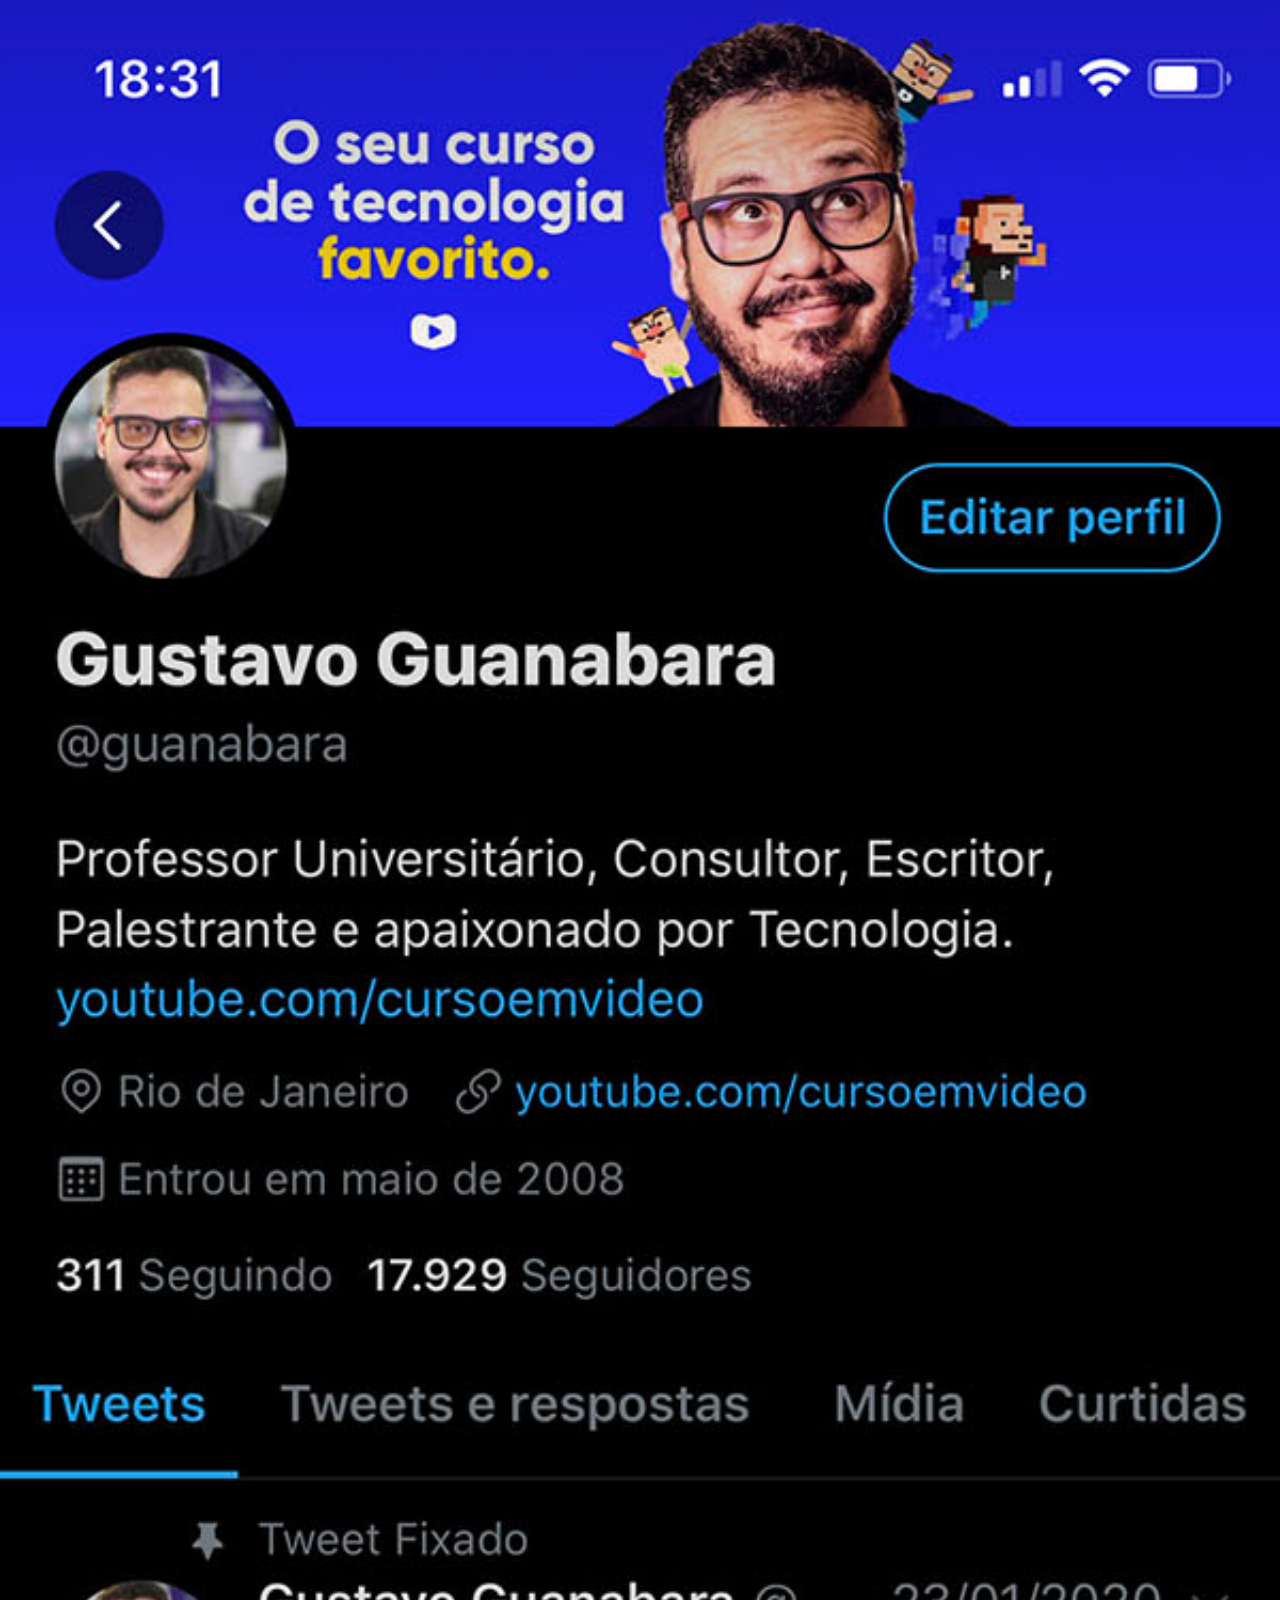
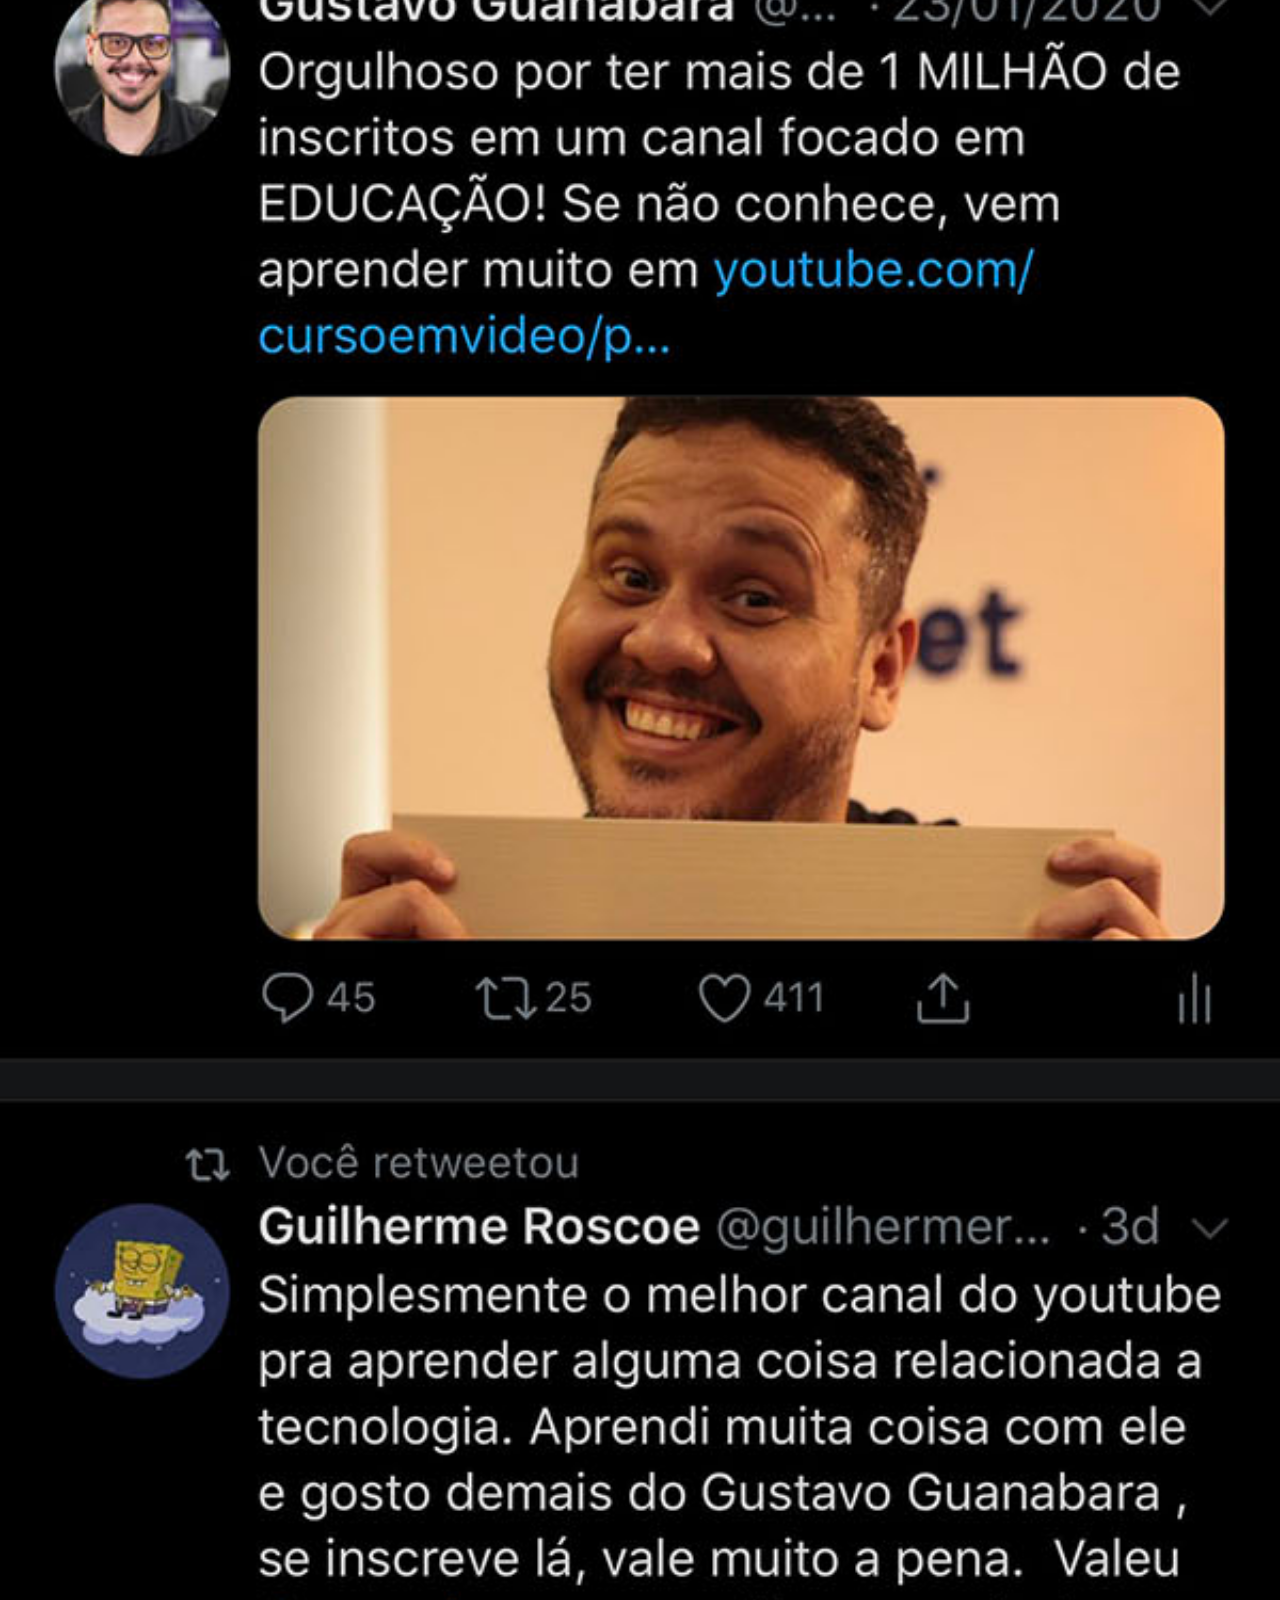
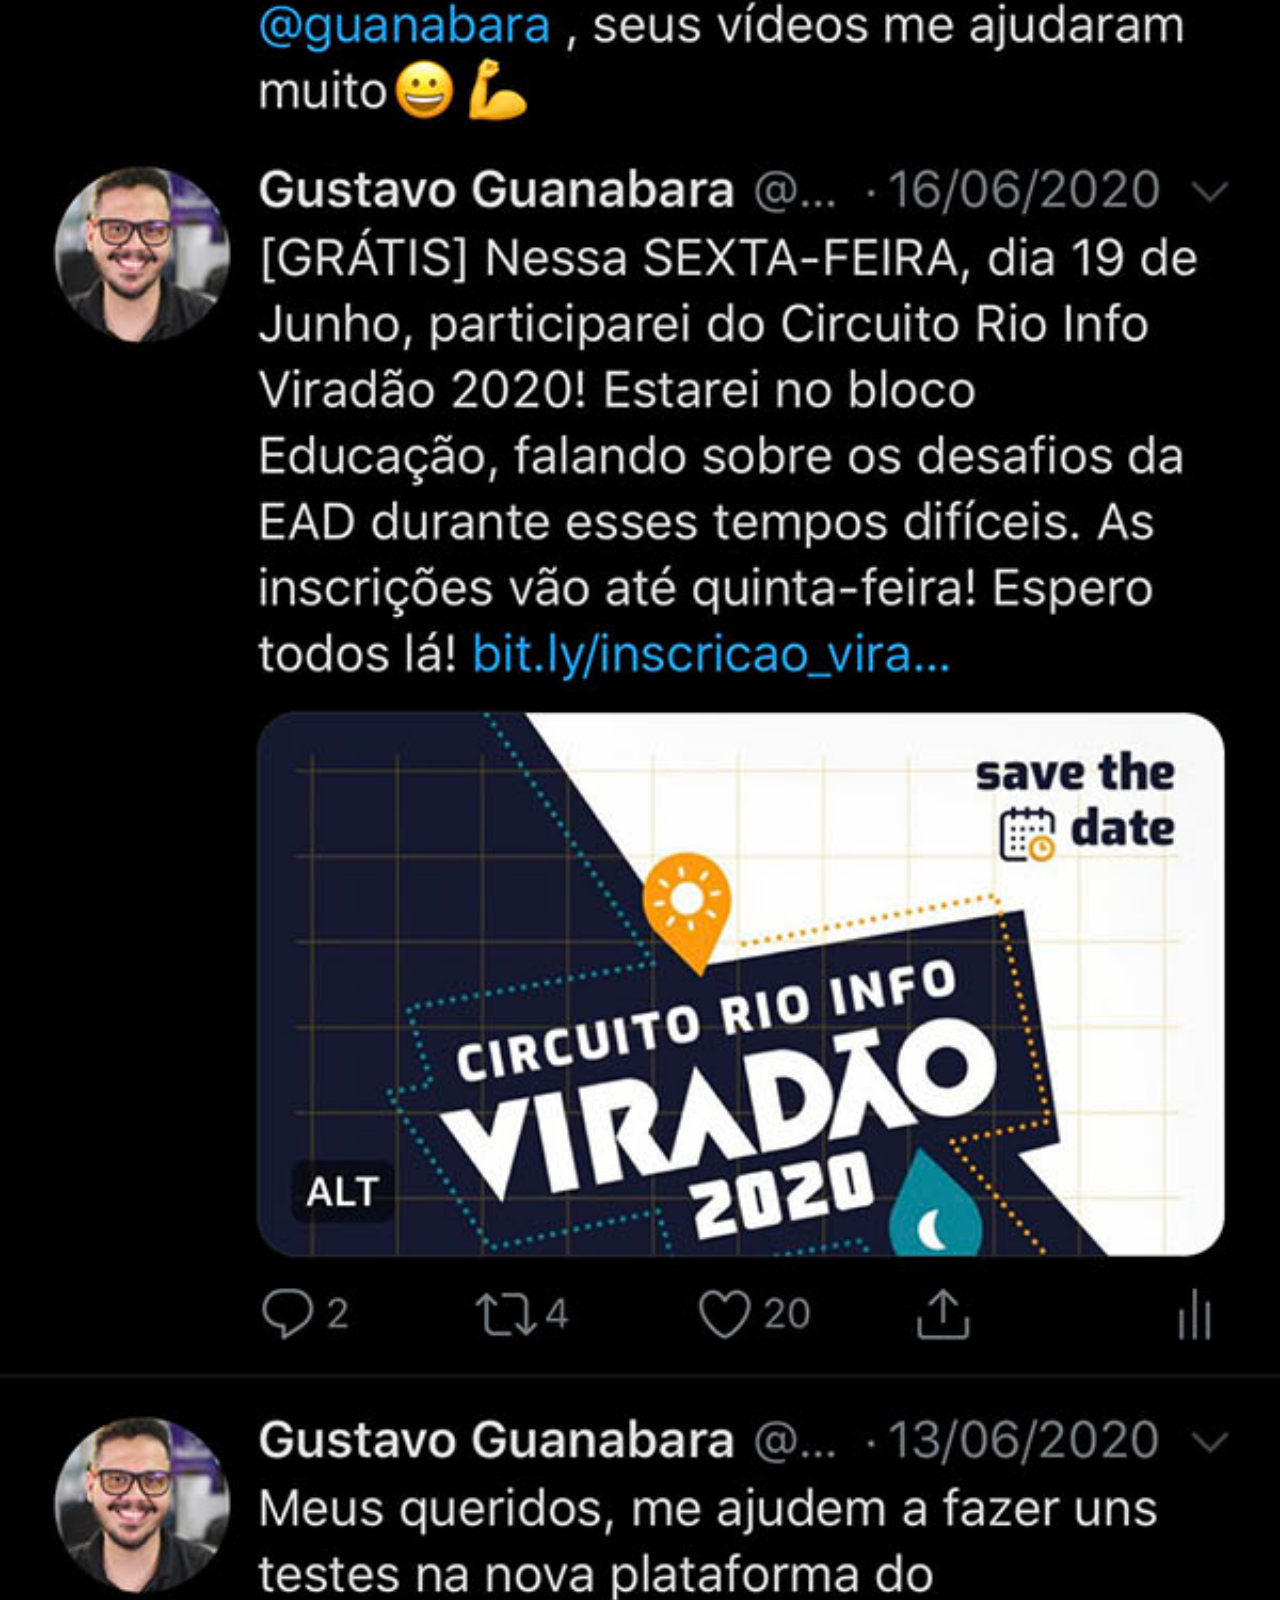
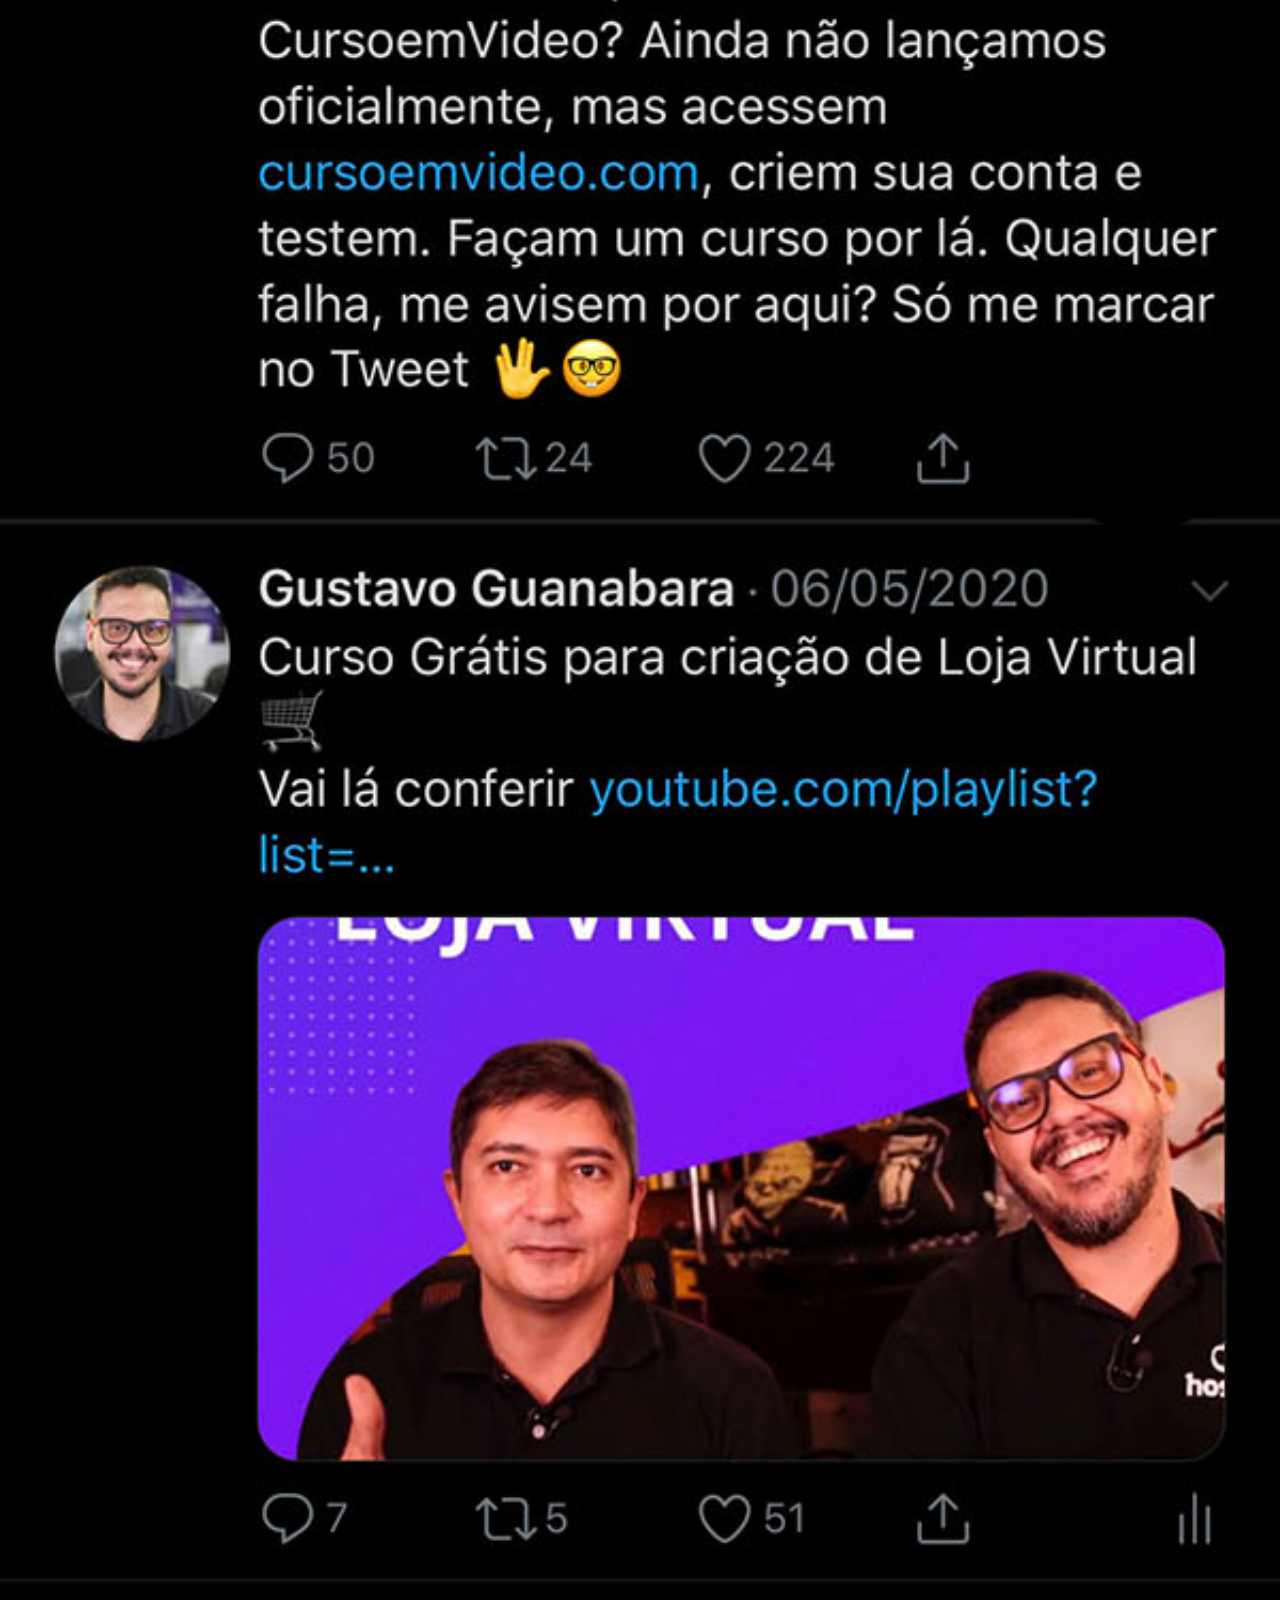
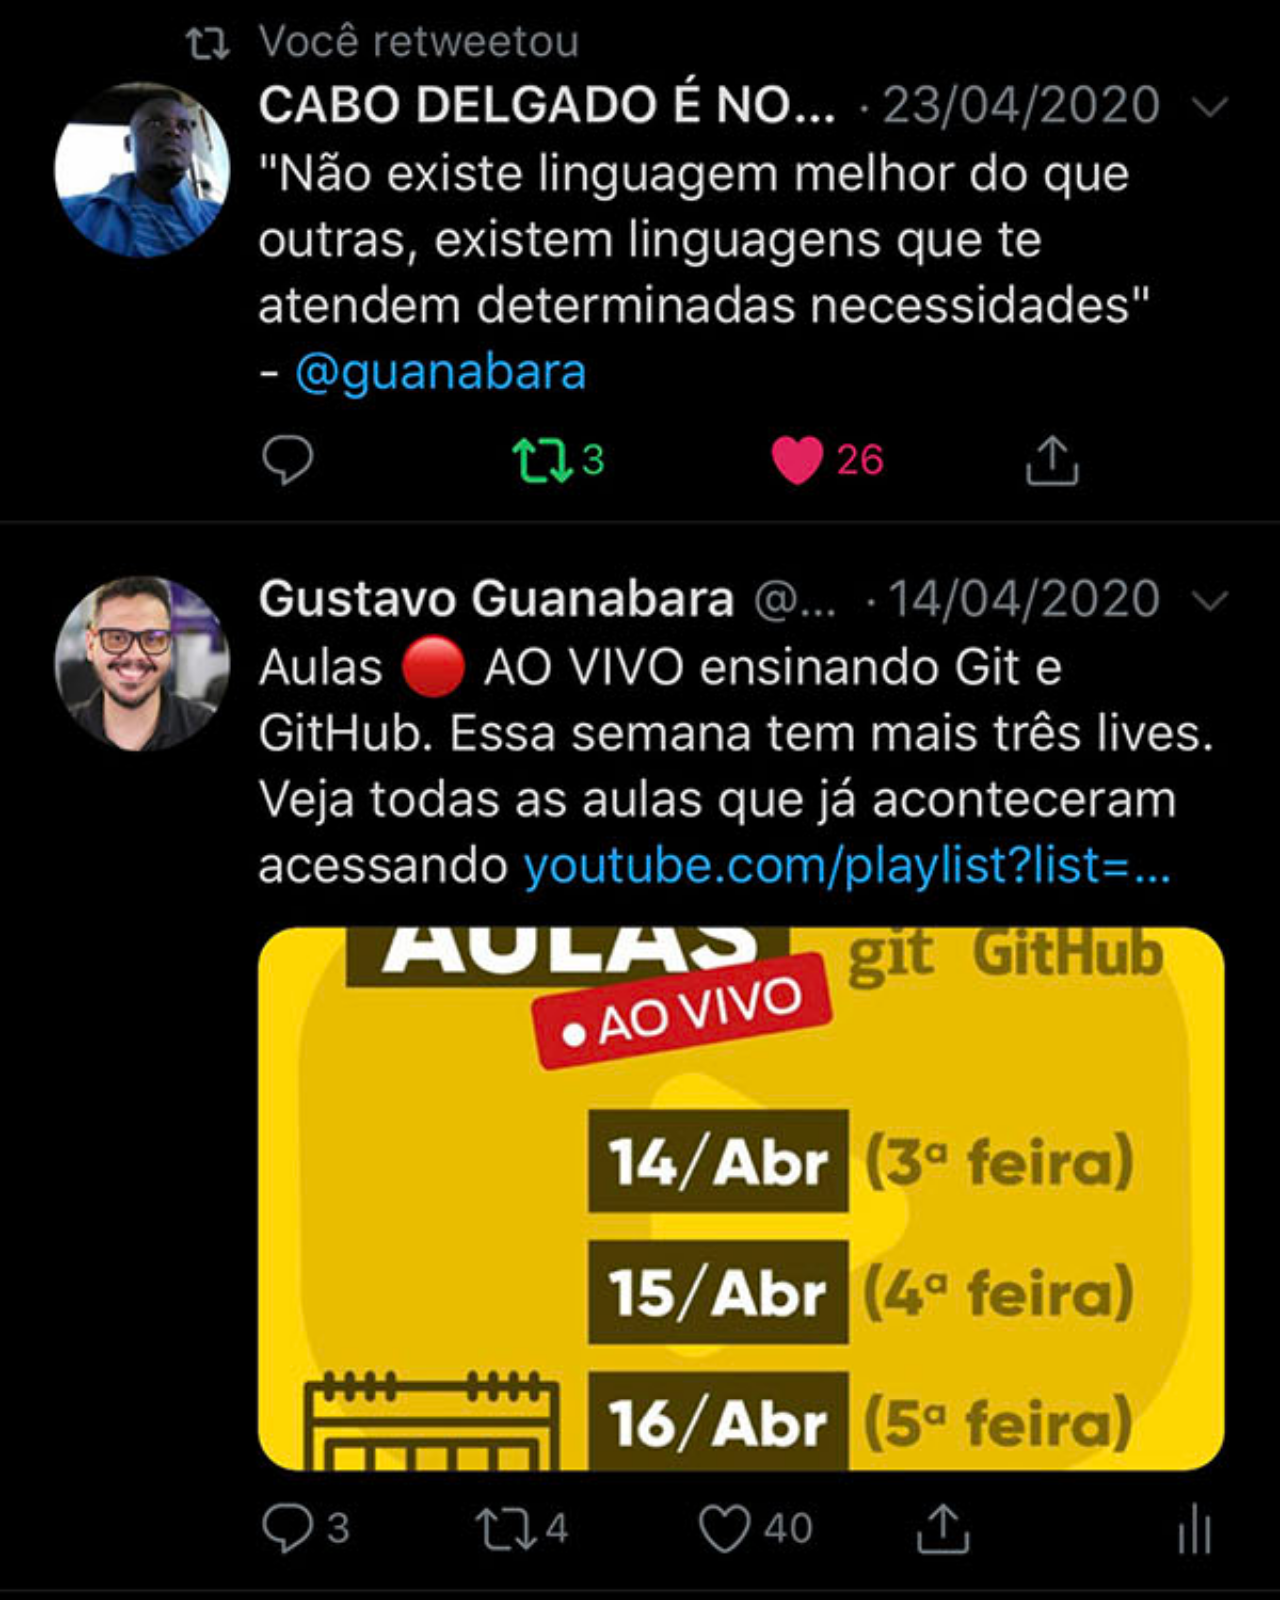
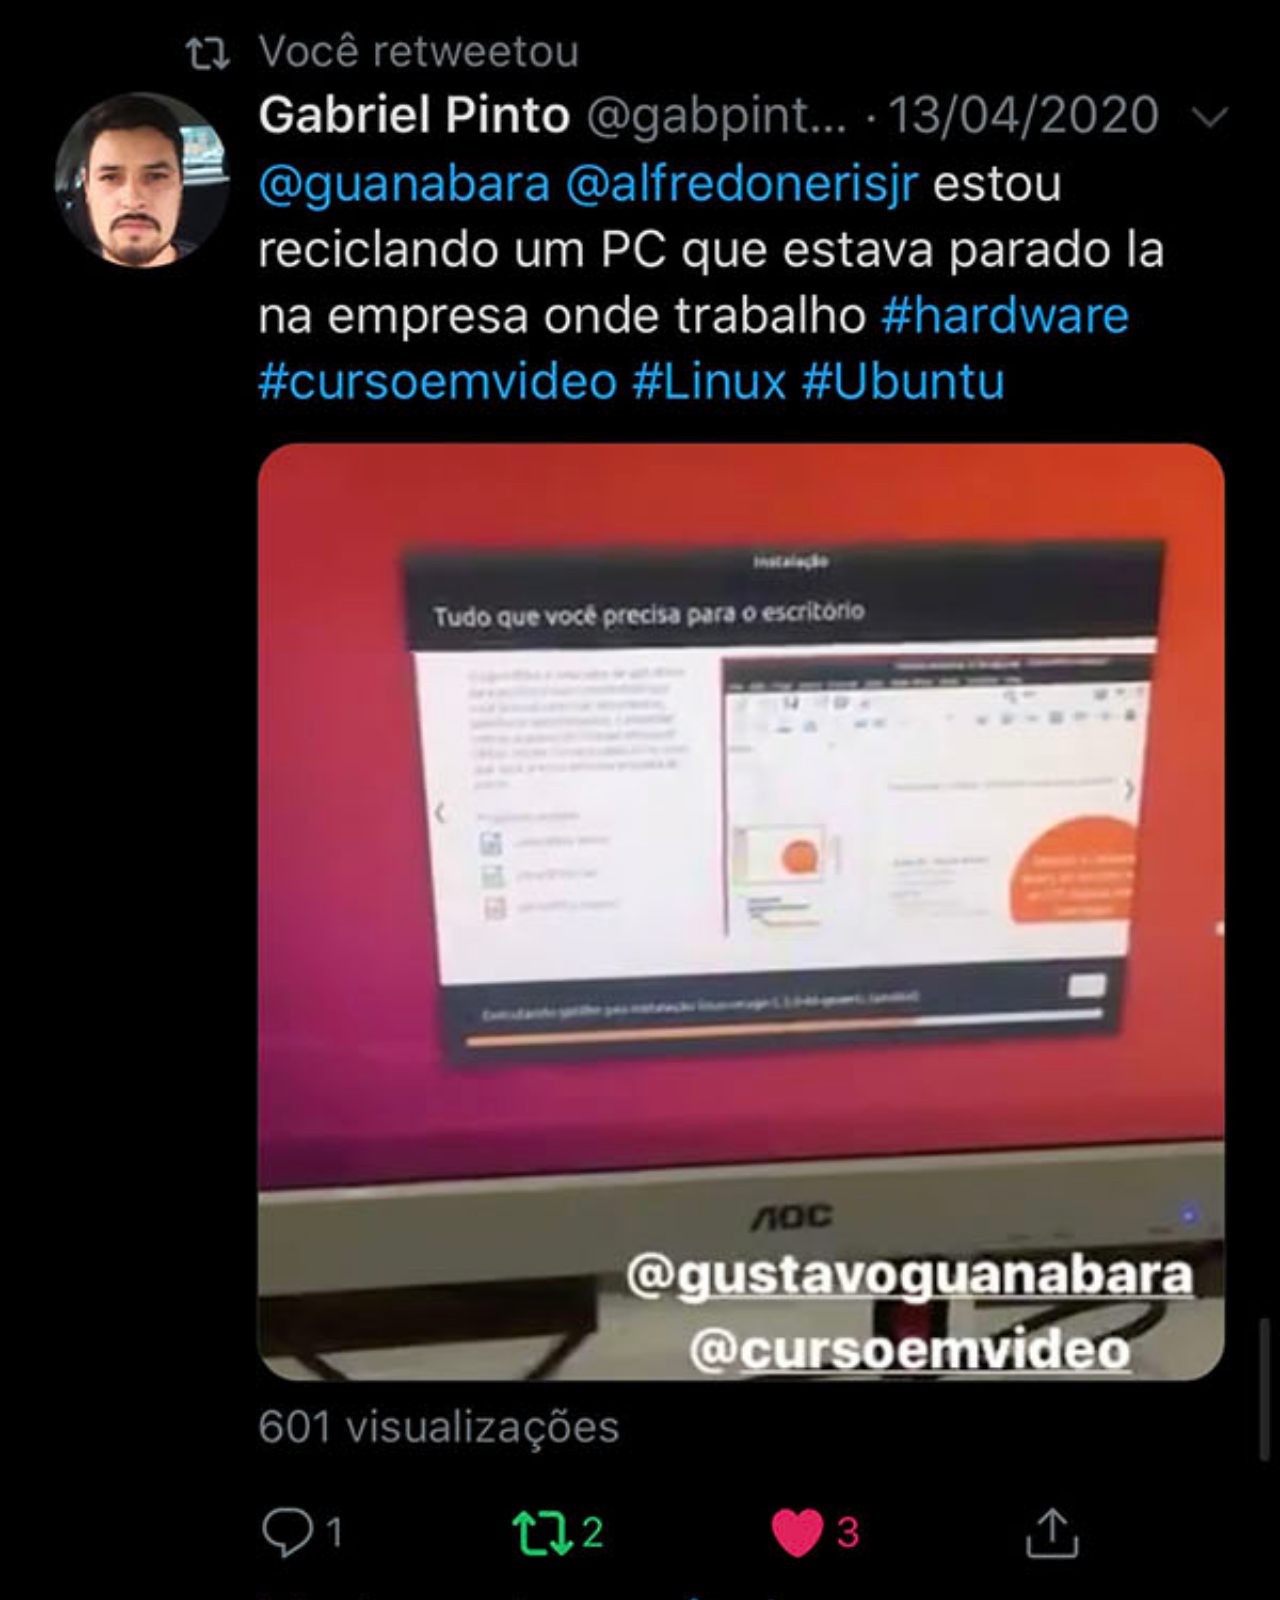
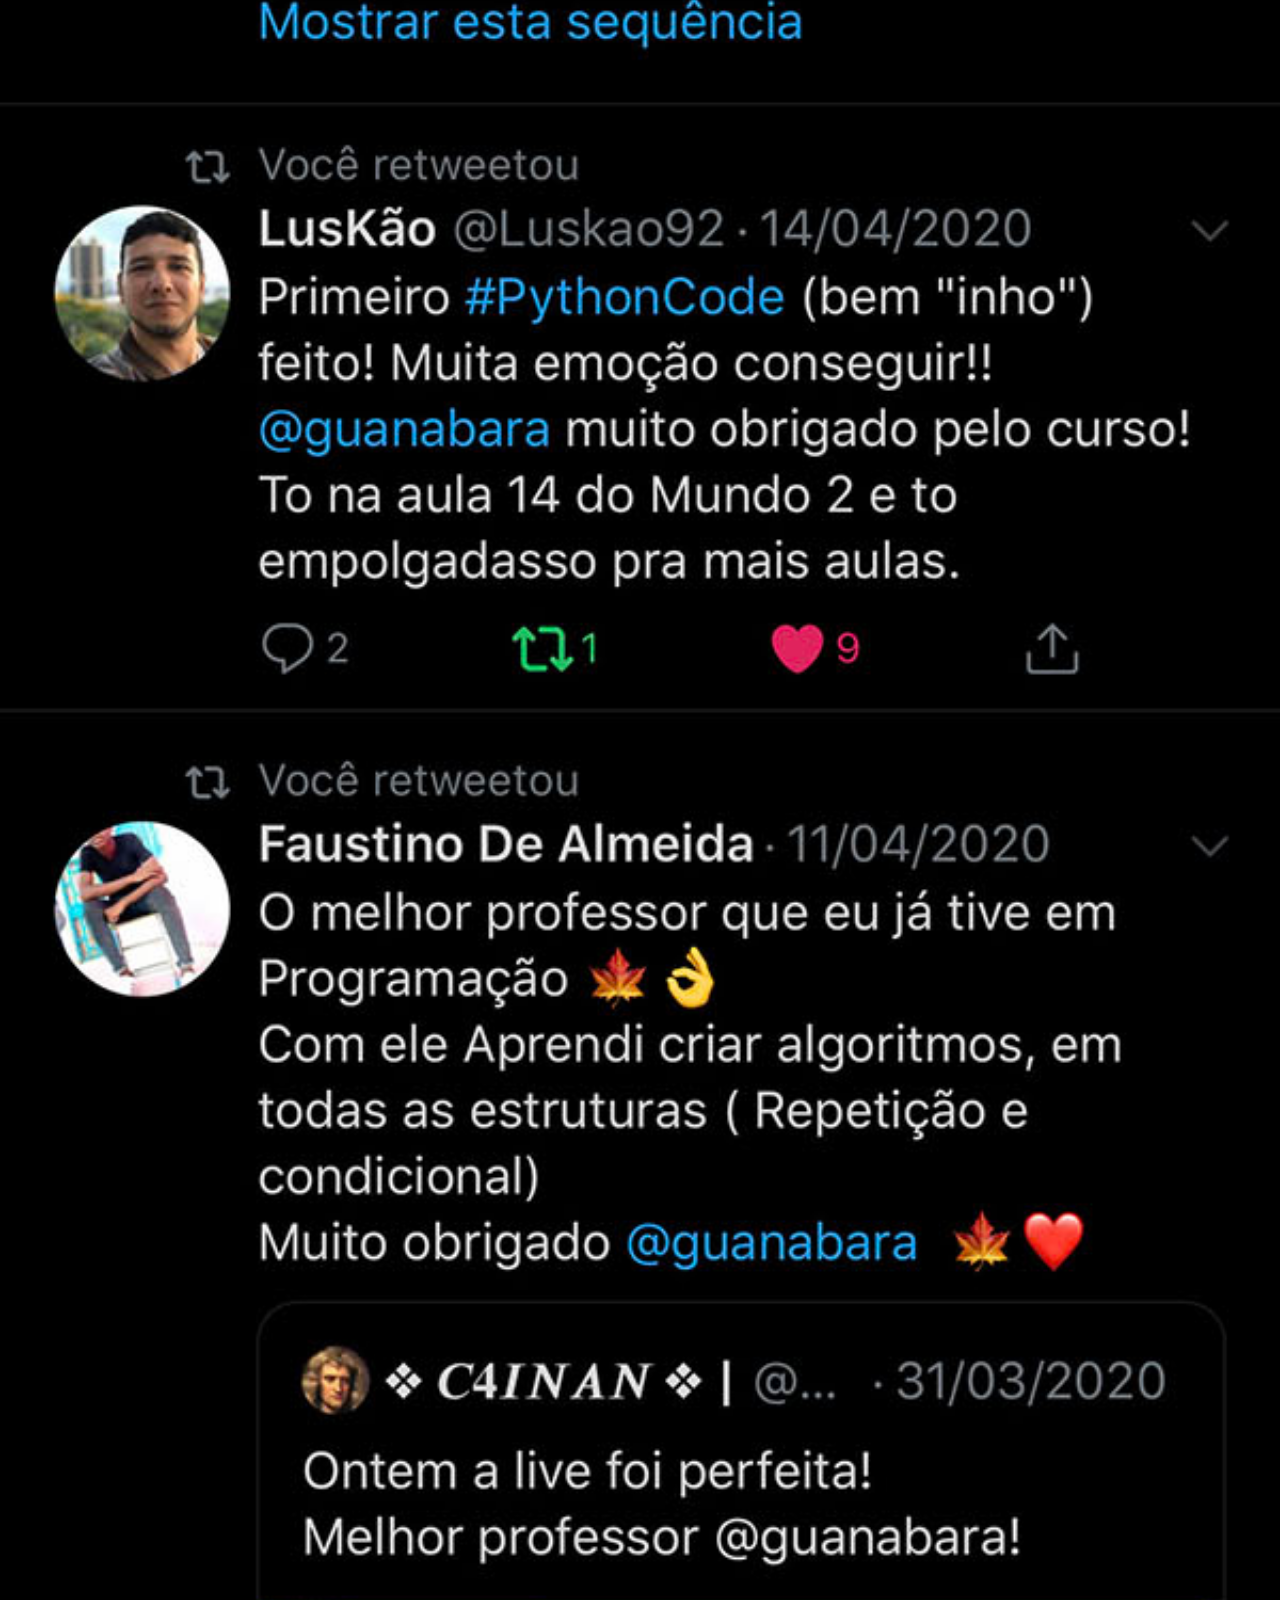
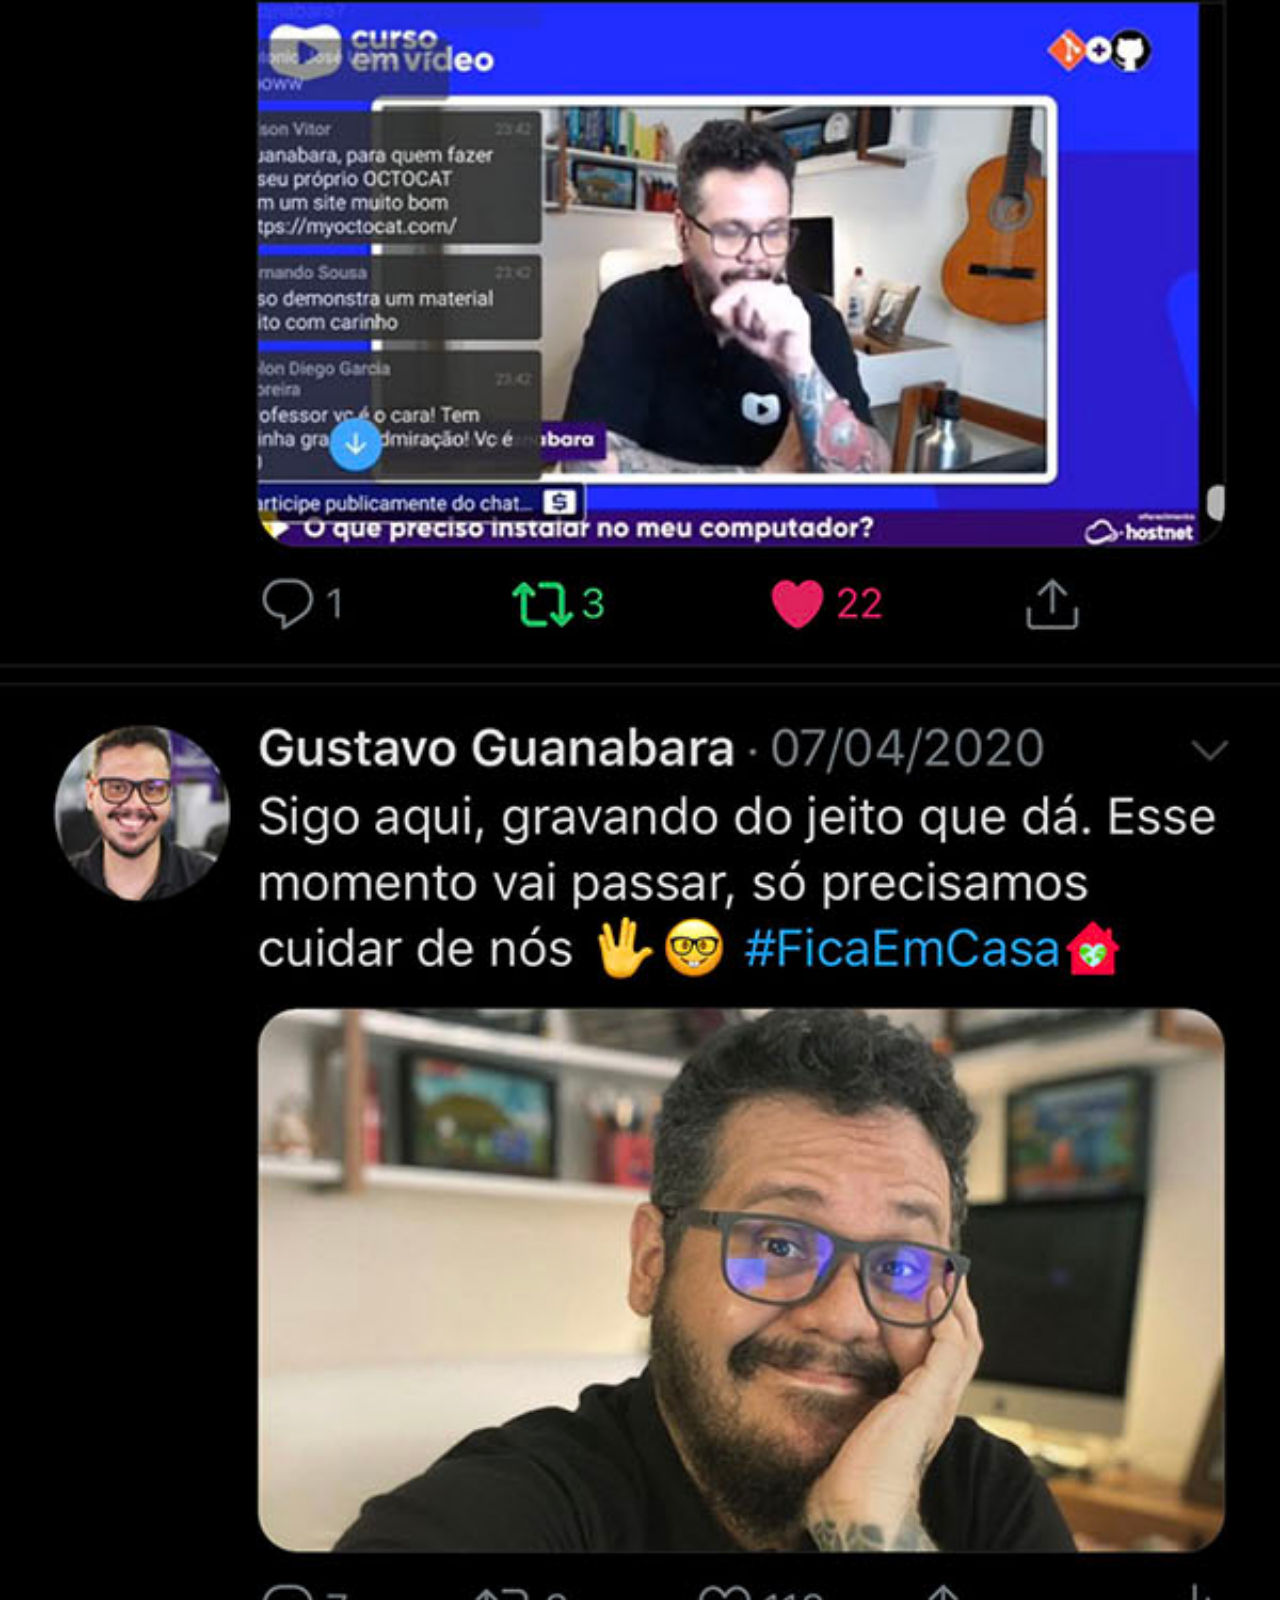
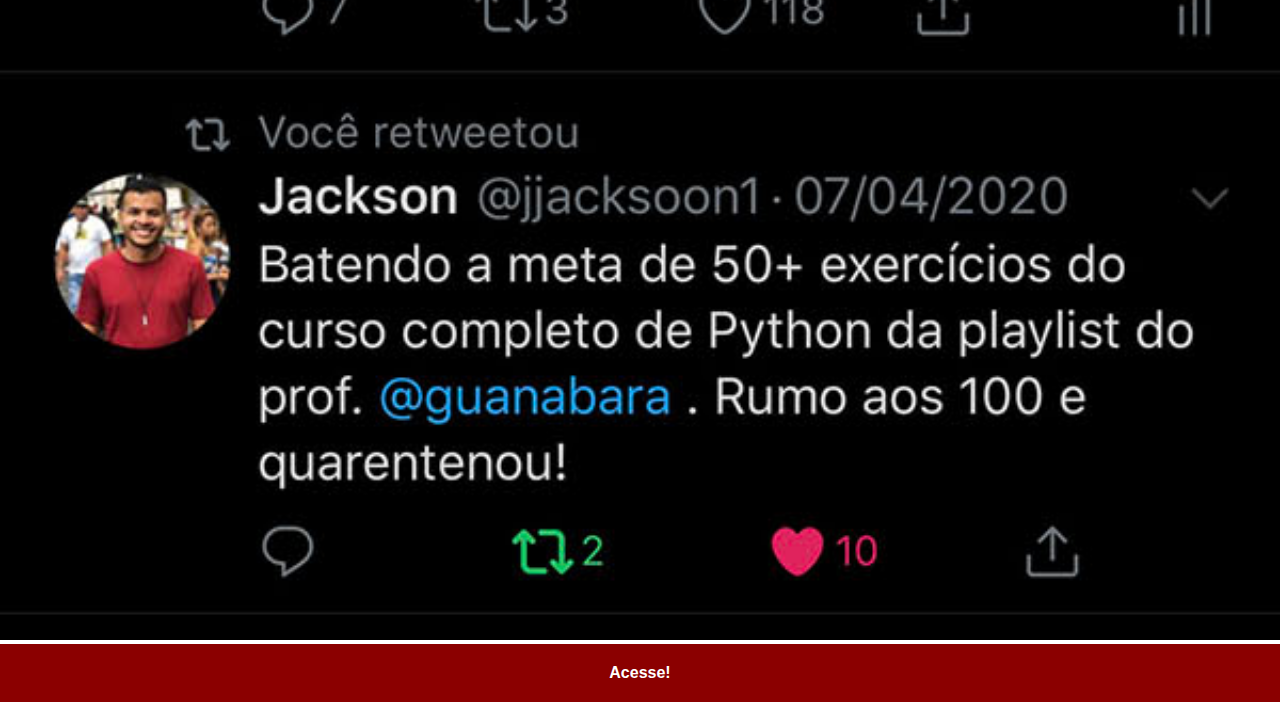
<file: twitter.html>
<!DOCTYPE html>
<html lang="pt-br">
<head>
    <meta charset="UTF-8">
    <meta http-equiv="X-UA-Compatible" content="IE=edge">
    <meta name="viewport" content="width=device-width, initial-scale=1.0">
    <link rel="stylesheet" href="social.css">
    <title>Twitter</title>
</head>

<body>
    <img src="imagens/tela-twitter.jpg" alt="Twitter">
    <a href="https://twitter.com/bybrumonteiro" target="_blank">Acesse!</a>
</body>
</html>
</file>
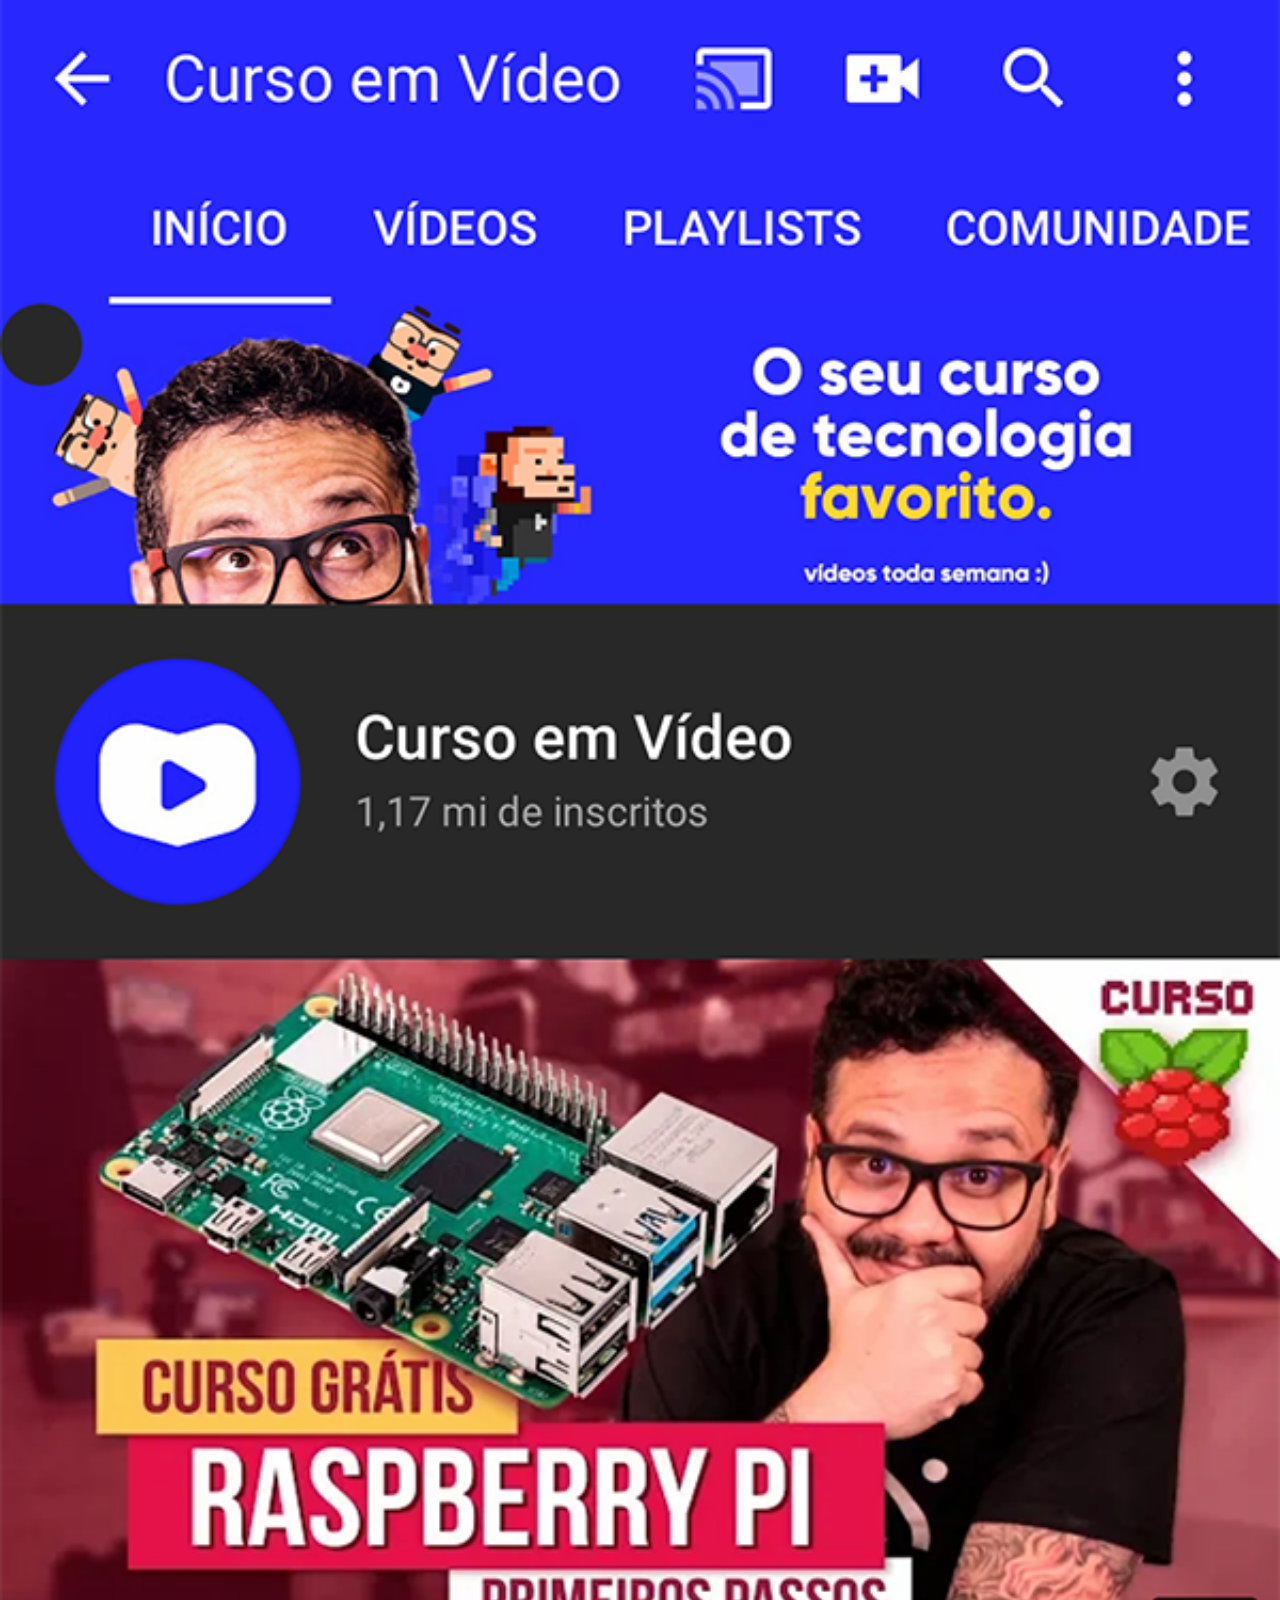
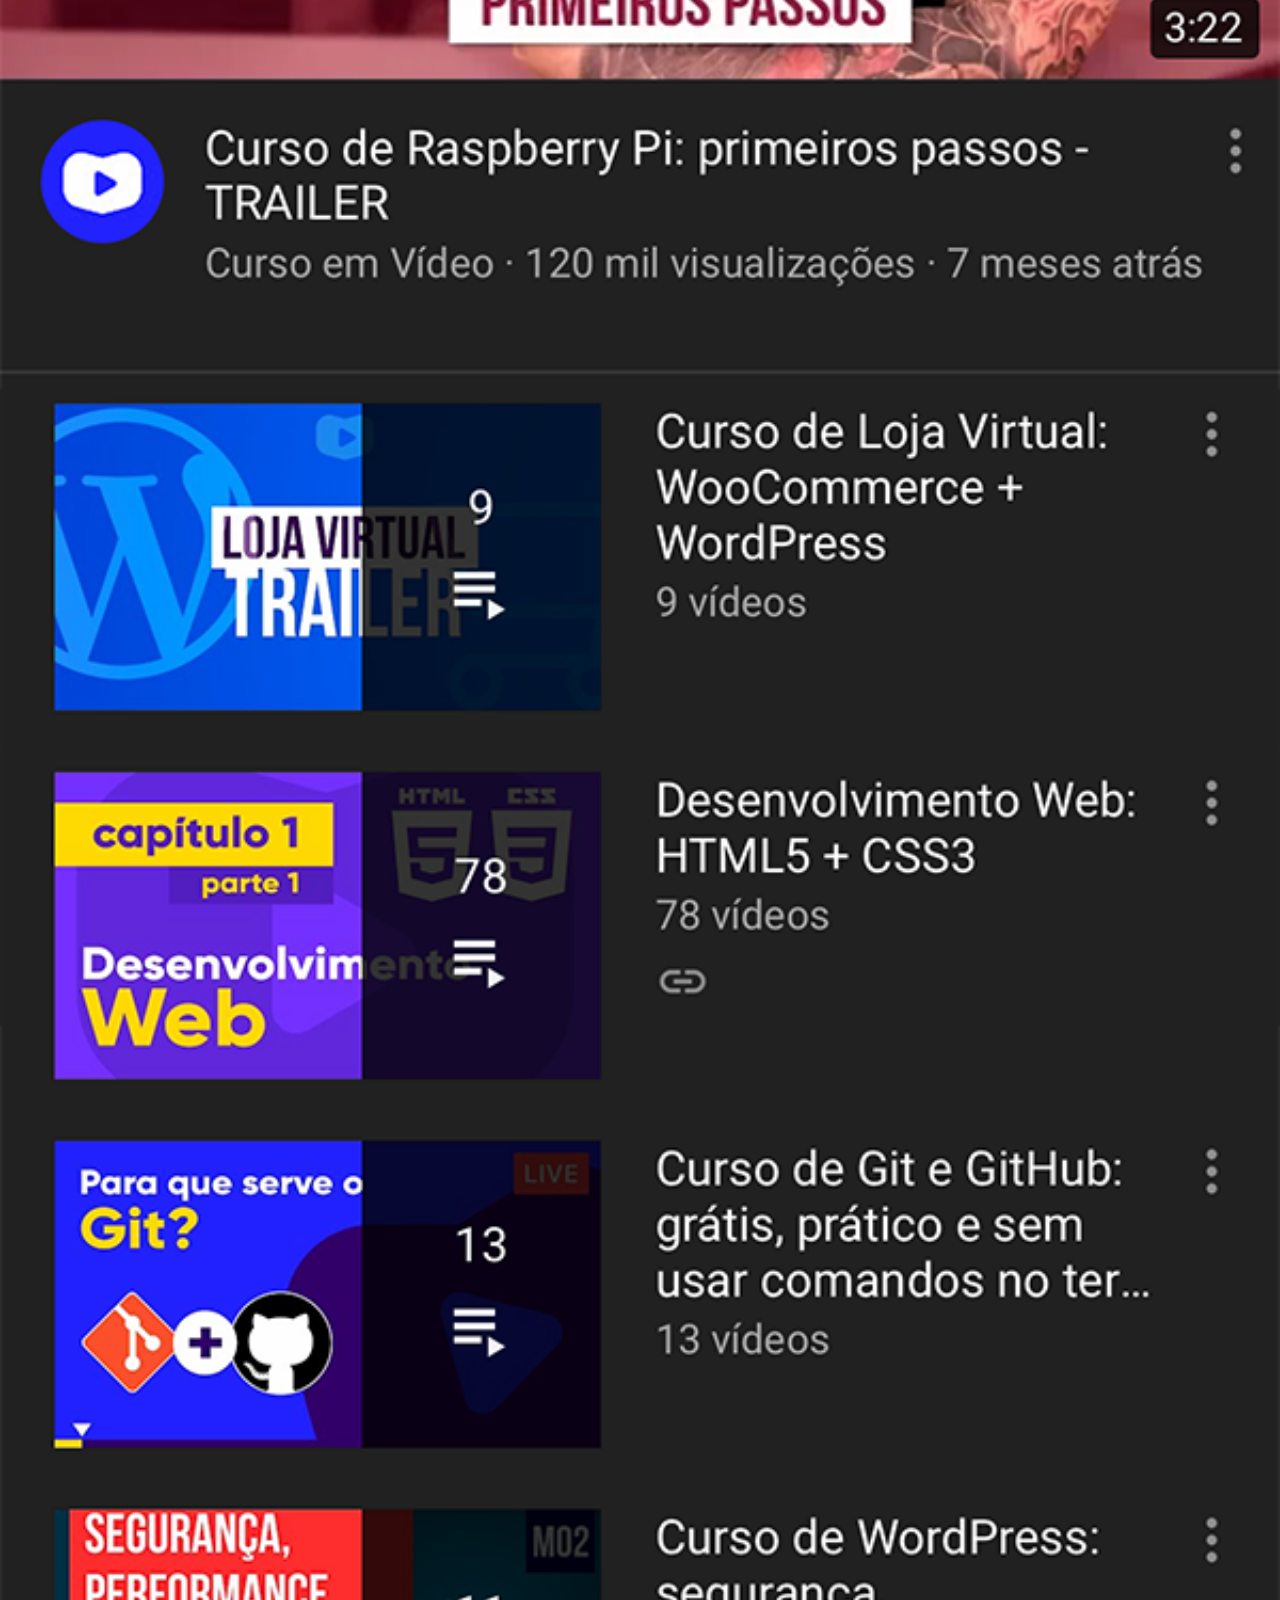
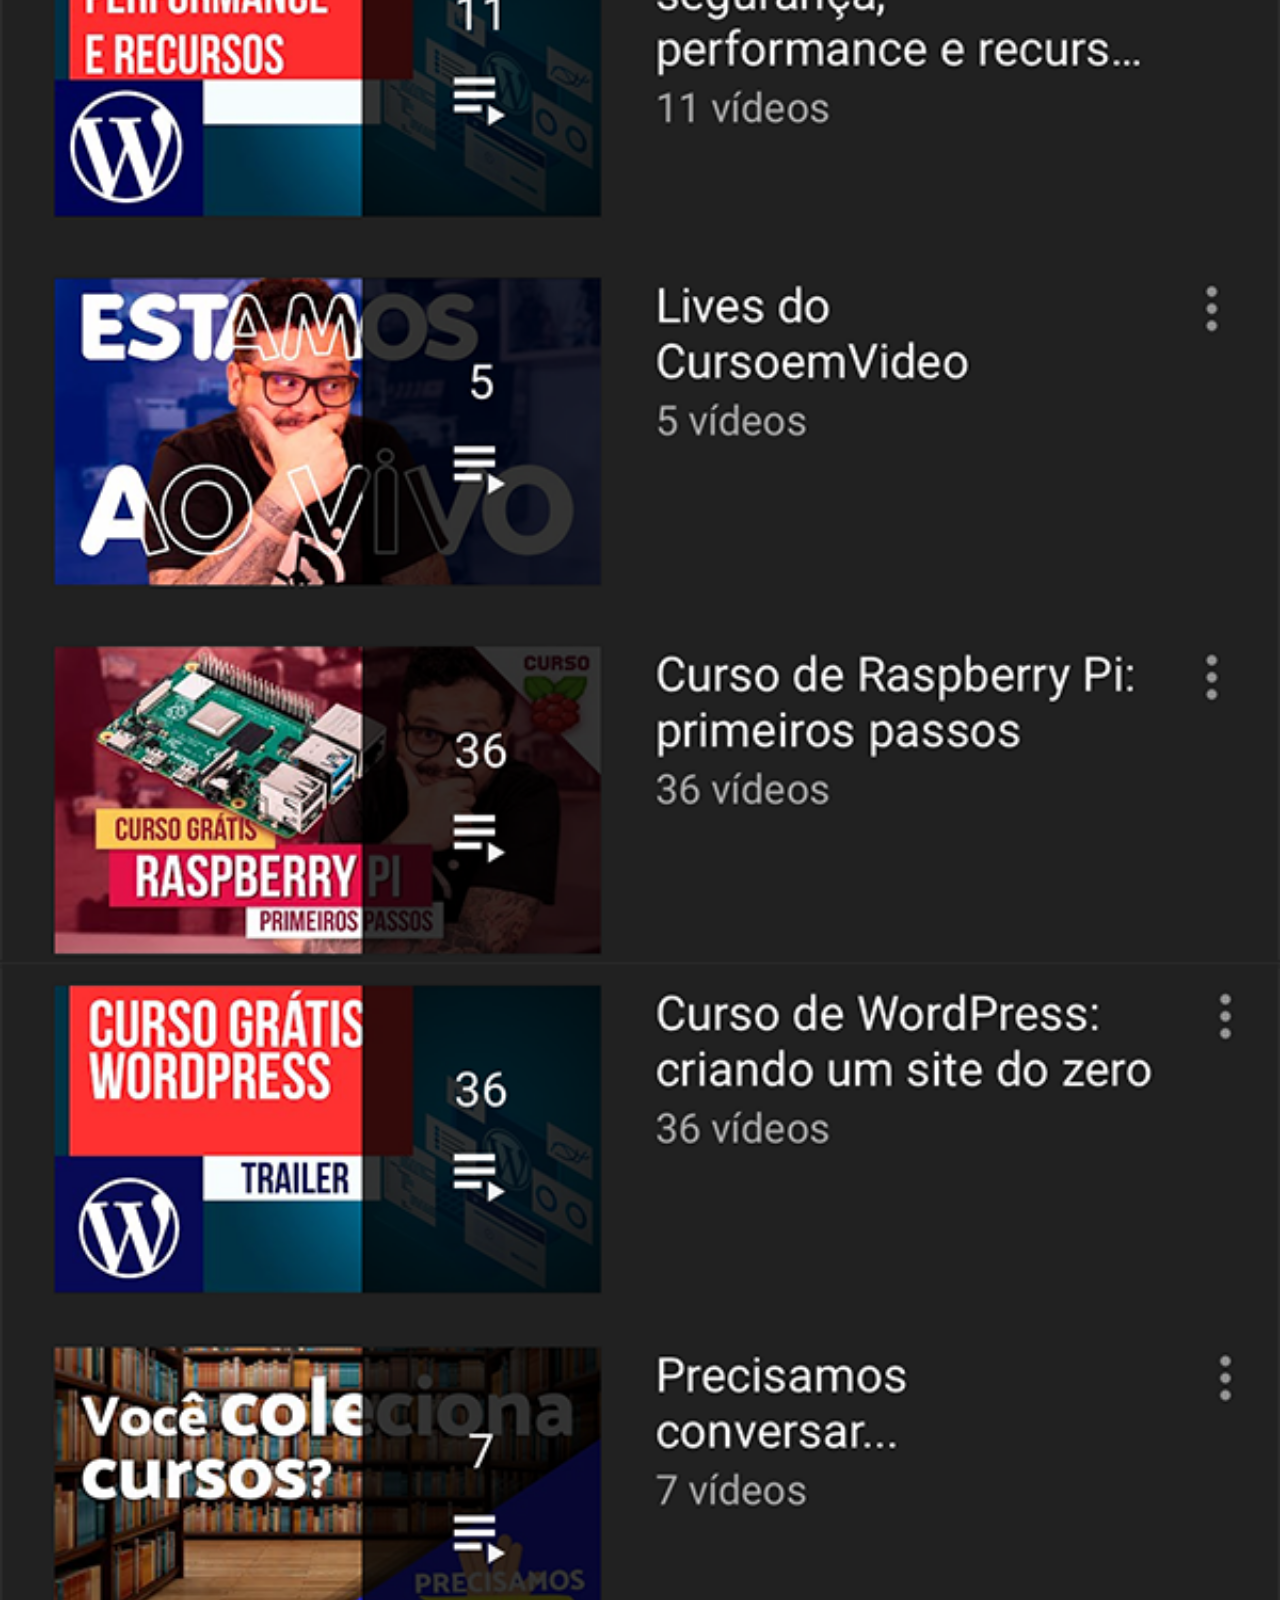
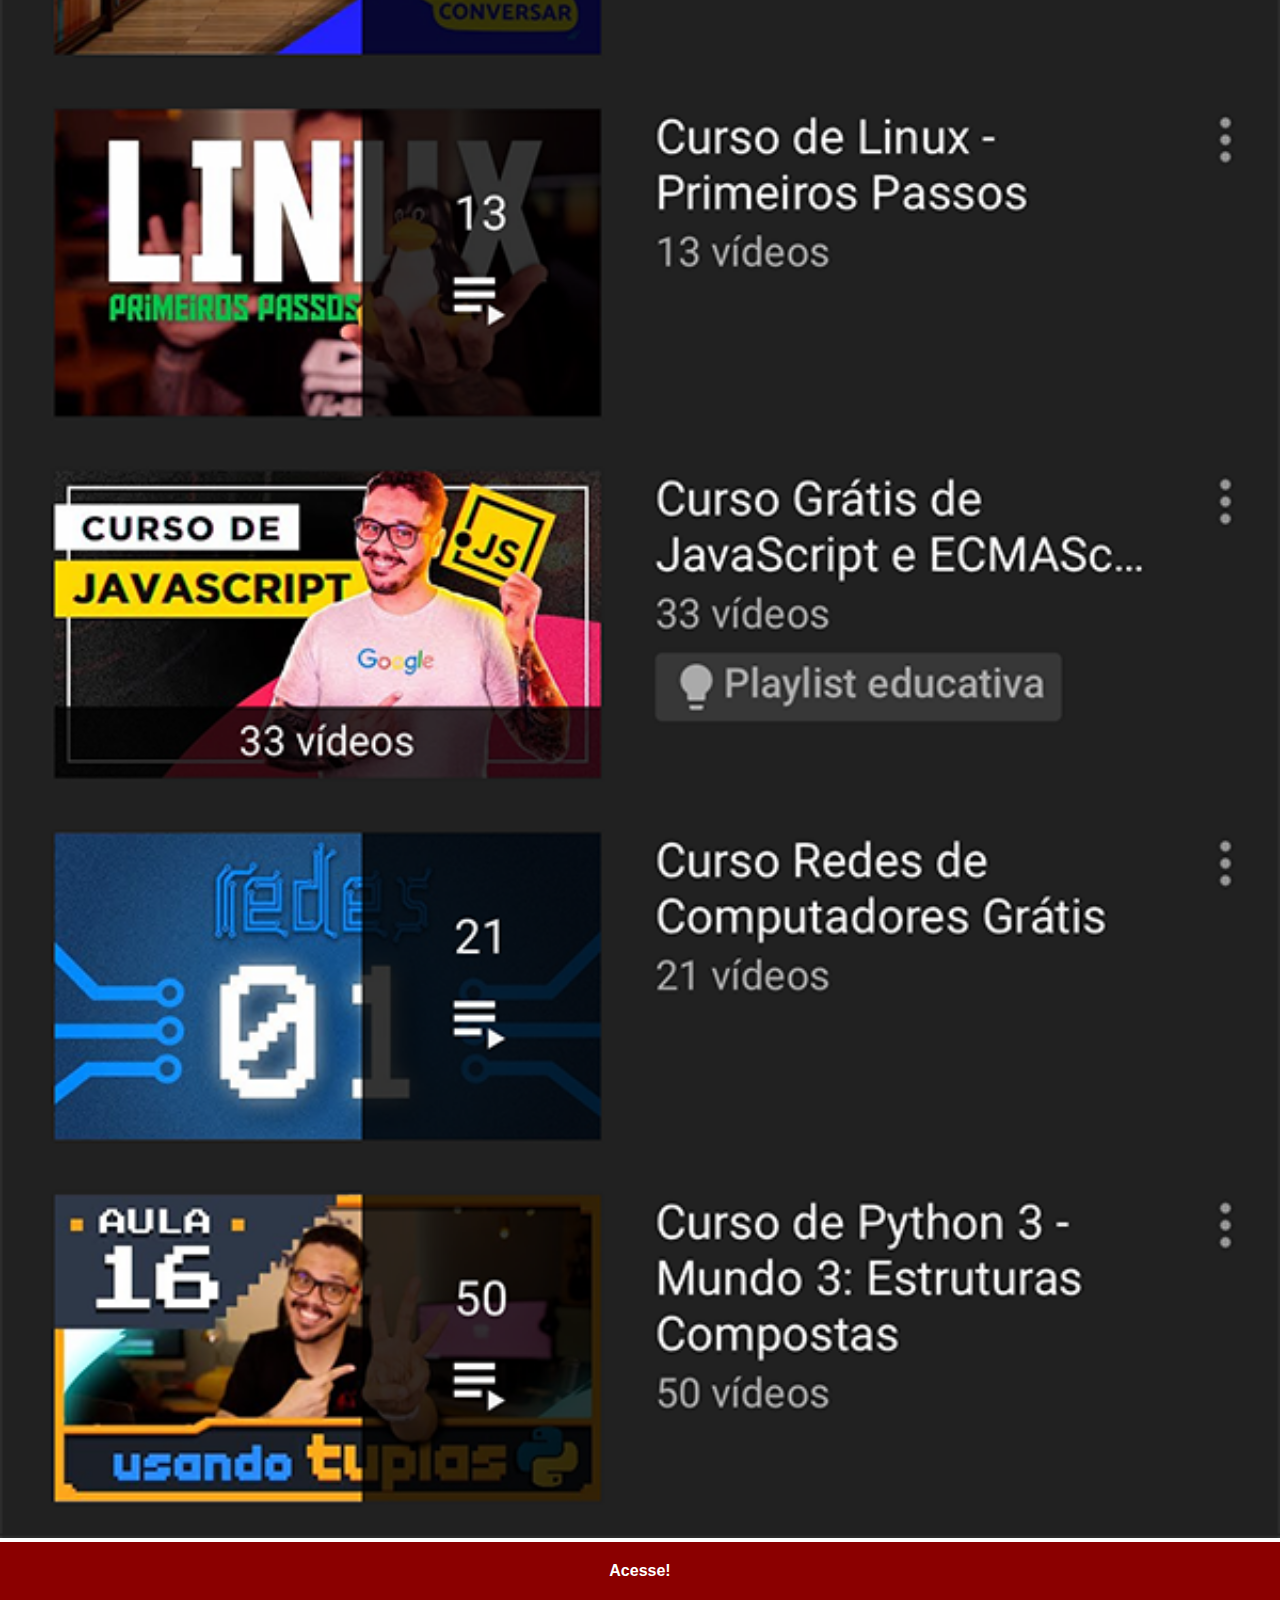
<file: youtube.html>
<!DOCTYPE html>
<html lang="pt-br">
<head>
    <meta charset="UTF-8">
    <meta http-equiv="X-UA-Compatible" content="IE=edge">
    <meta name="viewport" content="width=device-width, initial-scale=1.0">
    <link rel="stylesheet" href="social.css">
    <title>Youtube</title>
</head>

<body>
    <img src="imagens/tela-youtube.png" alt="Youtube">
    <a href="https://www.youtube.com/user/cursoemvideo/playlists" target="_blank">Acesse!</a>
</body>
</html>
</file>
<file: style.css>
@charset "UTF-8";

* {
    margin: 0px;
    padding: 0px;
    font-family: Arial, Helvetica, sans-serif;
}

html, body {
    height: 100vh;
    width: 100vw;
    background-color: black;
}

body {
    background: url('../imagens/fundo-madeira.jpg') no-repeat top center;
    background-size: cover;
    background-attachment: fixed;
}

main {
    position: relative;
    height: 100vh;
}

section#telefone {
    position: absolute;
    top: 50%;
    left: 50%;
    transform: translate(-50%, -50%);

    height: 627px;
    width: 311px;
    background: url('../imagens/frame-iphone.png') no-repeat;
}

iframe#tela {
    position: relative;
    top: 80px;
    left: 22px;
    width: 267px;
    height: 471px;
}

section#redes-sociais {
    text-align: right;
}

section#redes-sociais img {
    width: 50px;
    margin: 10px;
    border-radius: 50%;
    box-shadow: 2px 2px 5px rgba(0, 0, 0, 0.400);
    box-sizing: border-box;
}

section#redes-sociais img:hover {
    border: 2px solid rgba(255, 255, 255, 0.637);
    transform: translate(-3px, -3px);
    box-shadow: 5px 5px 10px rgba(0, 0, 0, 0.623);
    transition: transform .3s, border 1s;
}
</file>
<file: social.css>
@charset "UTF-8";

* {
    margin: 0px;
    padding: 0px;
    font-family: Arial, Helvetica, sans-serif;
}

::-webkit-scrollbar {
    width: 0px;
    height: 0px;
}

img {
    width: 100vw;
}

a {
    display: block;
    background-color: darkred;
    color: white;
    padding: 20px;
    text-align: center;
    font-weight: bolder;
    text-decoration: none;
}

a:hover {
    background-color: red;
}
</file>
